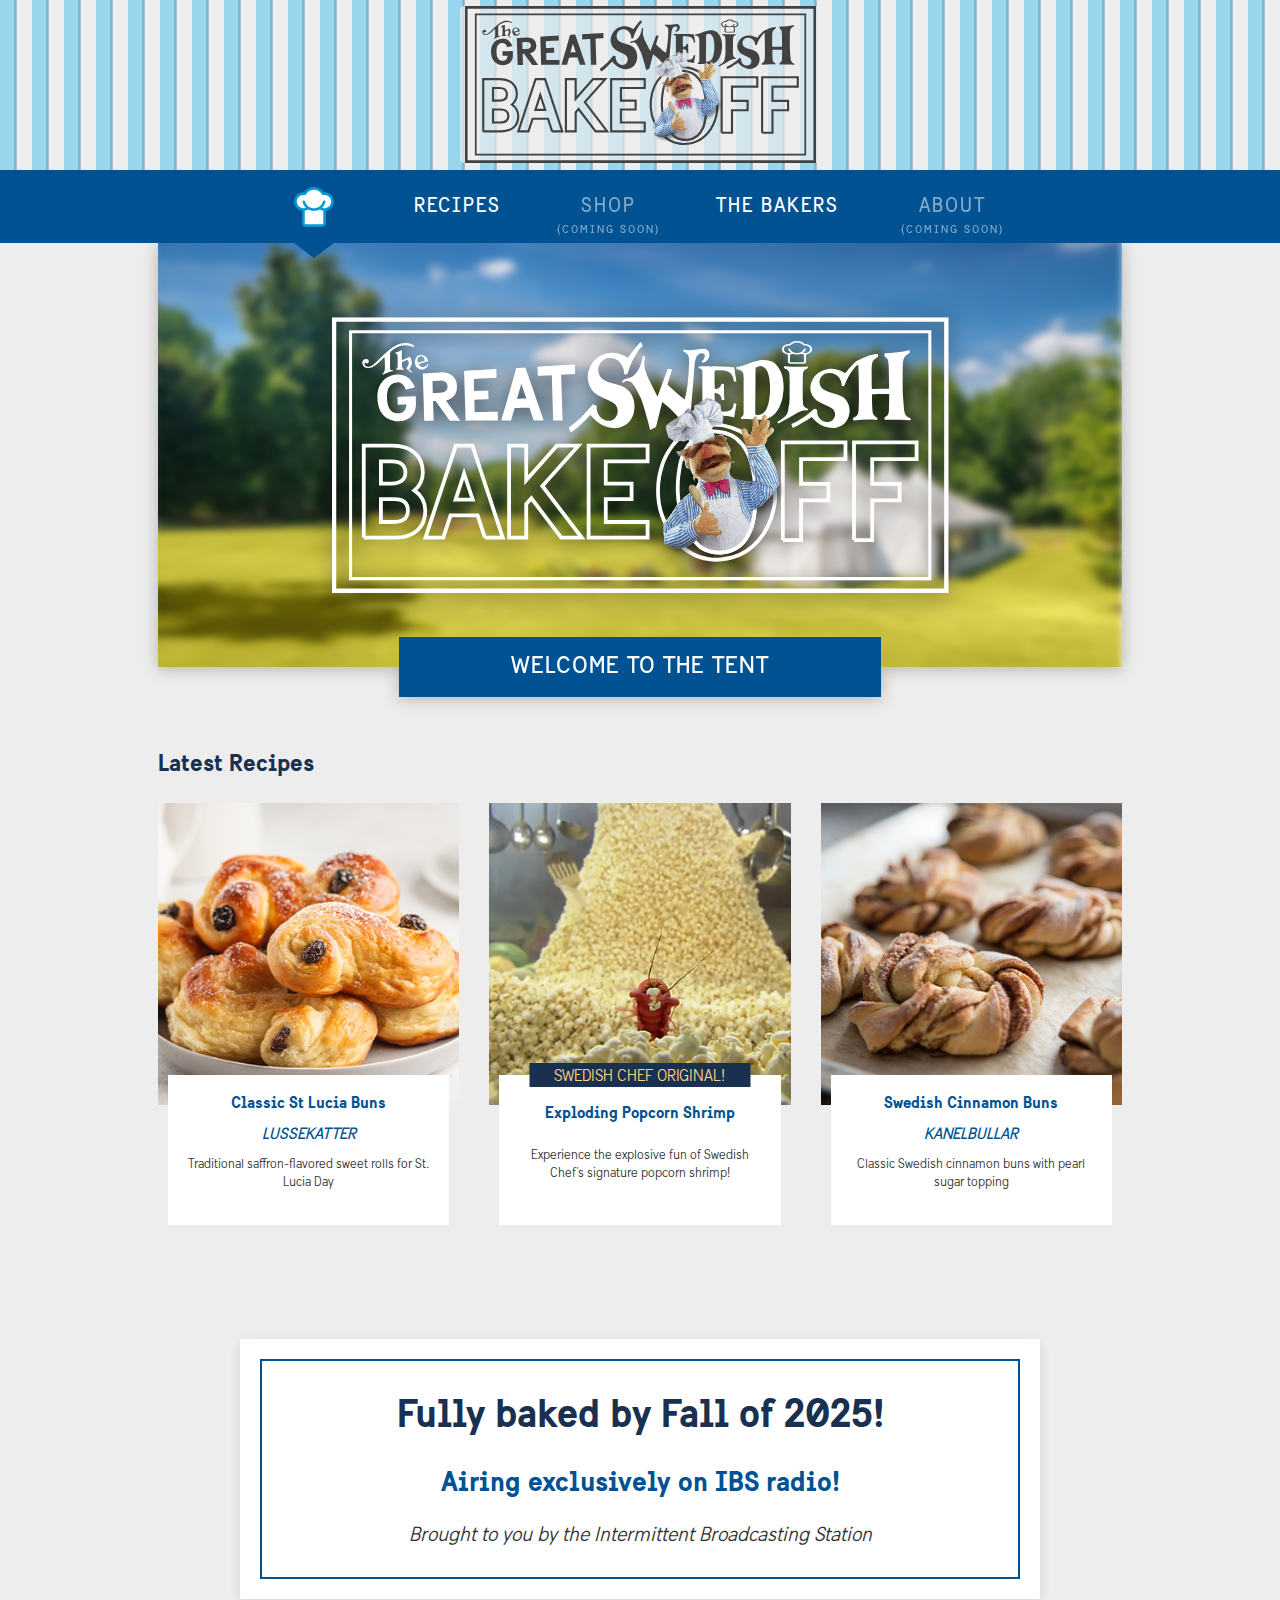
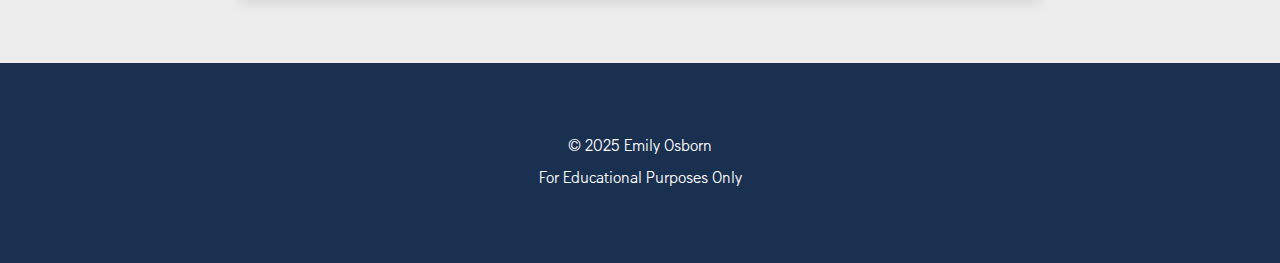
<file: index.html>
<!DOCTYPE html>
<html lang="en">
<head>
    <meta charset="UTF-8">
    <meta name="viewport" content="width=device-width, initial-scale=1.0">
    <meta name="author" content="Emily Osborn">
    <title>The Great Swedish Bake-Off</title>
    <link rel="apple-touch-icon" sizes="180x180" href="images/favicon_io/apple-touch-icon.png">
    <link rel="icon" type="image/png" sizes="32x32" href="images/favicon_io/favicon-32x32.png">
    <link rel="icon" type="image/png" sizes="16x16" href="images/favicon_io/favicon-16x16.png">
    <link rel="manifest" href="images/favicon_io/site.webmanifest">
    <link rel="stylesheet" href="styles.css">
    <link rel="stylesheet" href="https://cdnjs.cloudflare.com/ajax/libs/font-awesome/4.7.0/css/font-awesome.min.css">
</head>
<body>
<header>
    <div>
        <a href="index.html">The Great Swedish Bake-Off</a>
    </div>
    <nav aria-label="Main Navigation">
        <ul>
            <li>
                <a href="index.html" class="active">
                    <img src="images/chef-icon-white.svg" alt="Chef Icon" width="24" height="24">
                    <span class="sr-only">Home</span>
                </a>
            </li>
            <li><a href="recipes.html">Recipes</a></li>
            <li><a href="shop.html">Shop</a></li>
            <li><a href="bakers.html">The Bakers</a></li>
            <li><a href="about.html">About</a></li>
        </ul>
    </nav>
</header>
<main>
    <section aria-labelledby="welcome-heading">
        <div id="recipe-header">
            <div>
                <h1 class="sr-only">The Great Swedish Bake-Off</h1>
                <picture>
                    <source media="(max-width: 480px)" srcset="images/ext_tent_768x338.jpg">
                    <source media="(max-width: 768px)" srcset="images/ext_tent_1024x180.jpg">
                    <img src="images/ext_tent_1024x450.jpg" alt="Exterior of the Bake-Off tent with the logo superimposed on top" class="main-image">
                </picture>
                <img src="images/gsbo_logo_dkmode.svg" alt="The Great Swedish Bake-Off logo" class="overlay-image">
            </div>
            <h2 id="welcome-heading">Welcome to the Tent</h2>
        </div>
    </section>
    <section aria-labelledby="recipes-heading">
        <h2 id="recipes-heading">Latest Recipes</h2>
        <div id="recipes-grid">
            <!-- Recipe cards will be populated by JavaScript -->
        </div>
    </section>
    <div aria-labelledby="airing-soon">
        <h2 id="airing-soon">Fully baked by Fall of 2025!</h2>
        <h3>Airing exclusively on IBS radio!</h3>
        <p>Brought to you by the Intermittent Broadcasting Station</p>
    </div>
</main>
<footer>
    <p>&copy; 2025 Emily Osborn</p>
    <p>For Educational Purposes Only</p>
</footer>
<script src="script.js"></script>
</body>
</html>
</file>
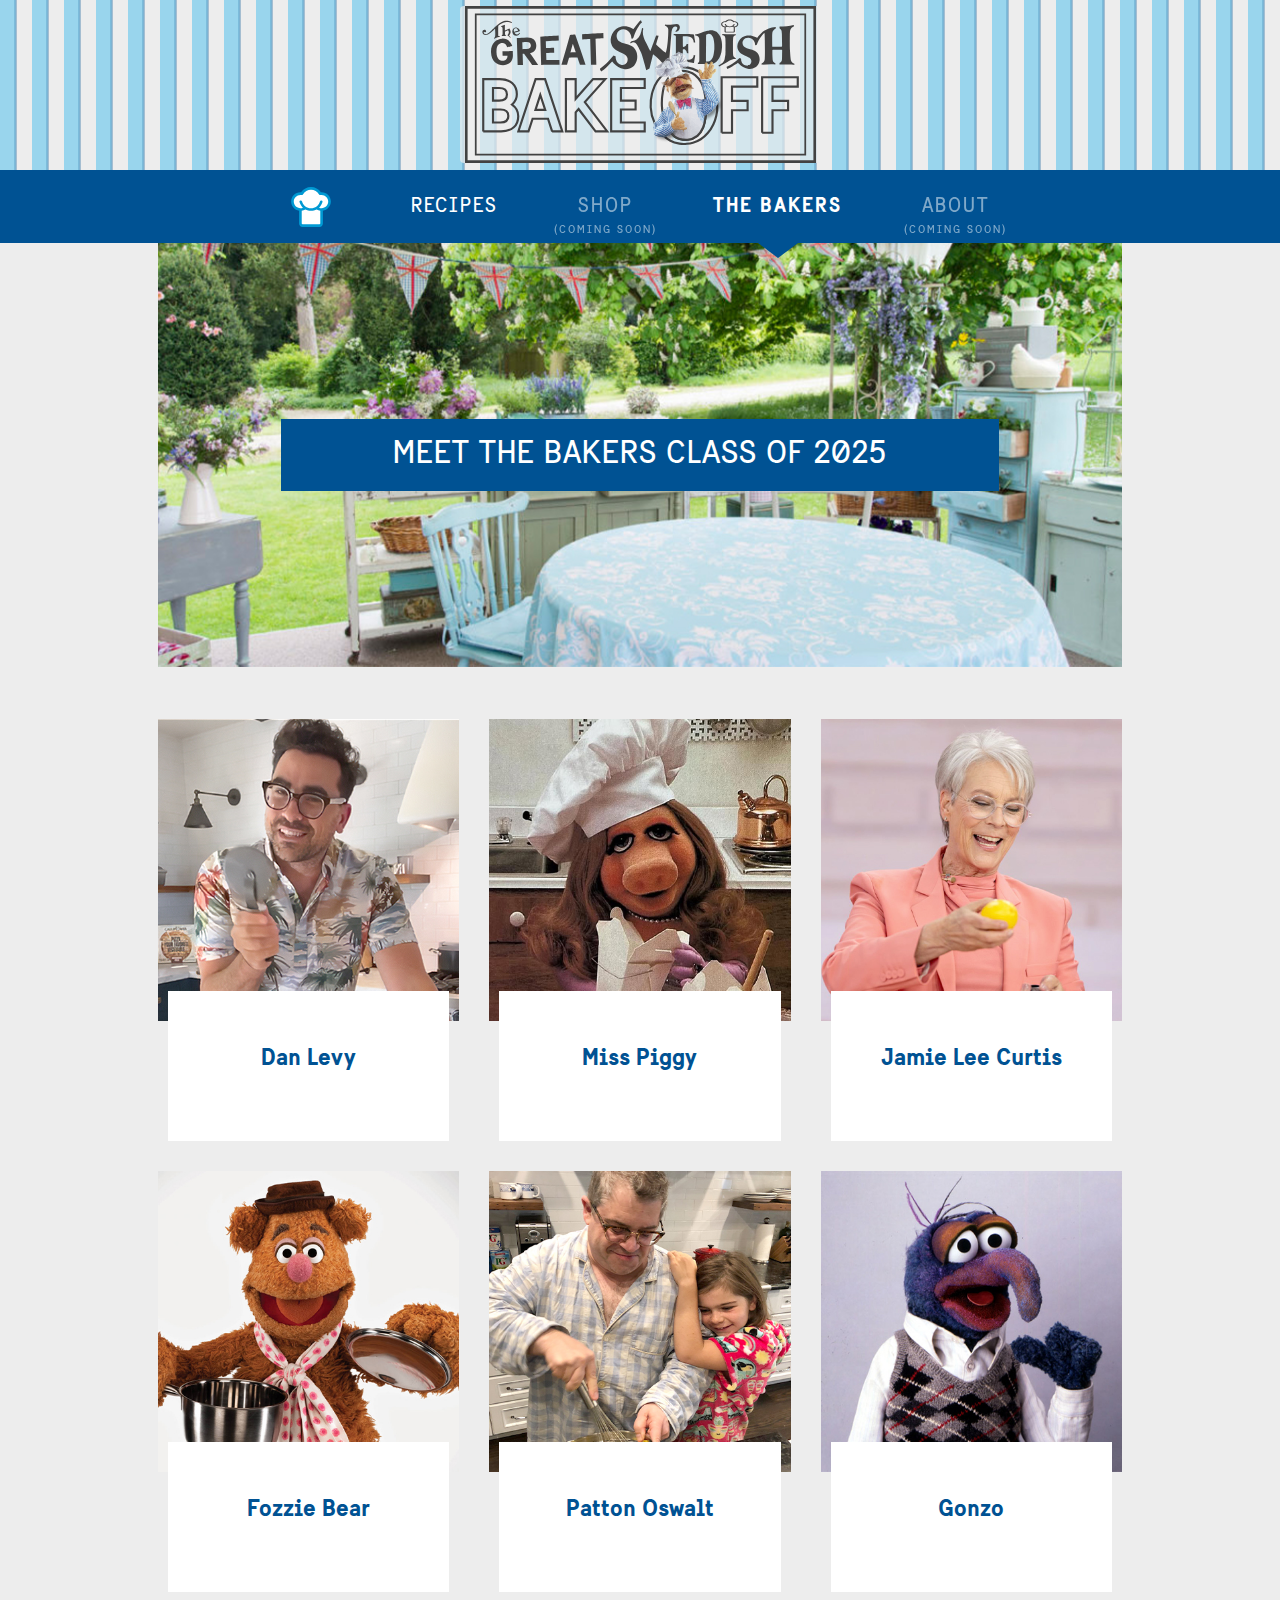
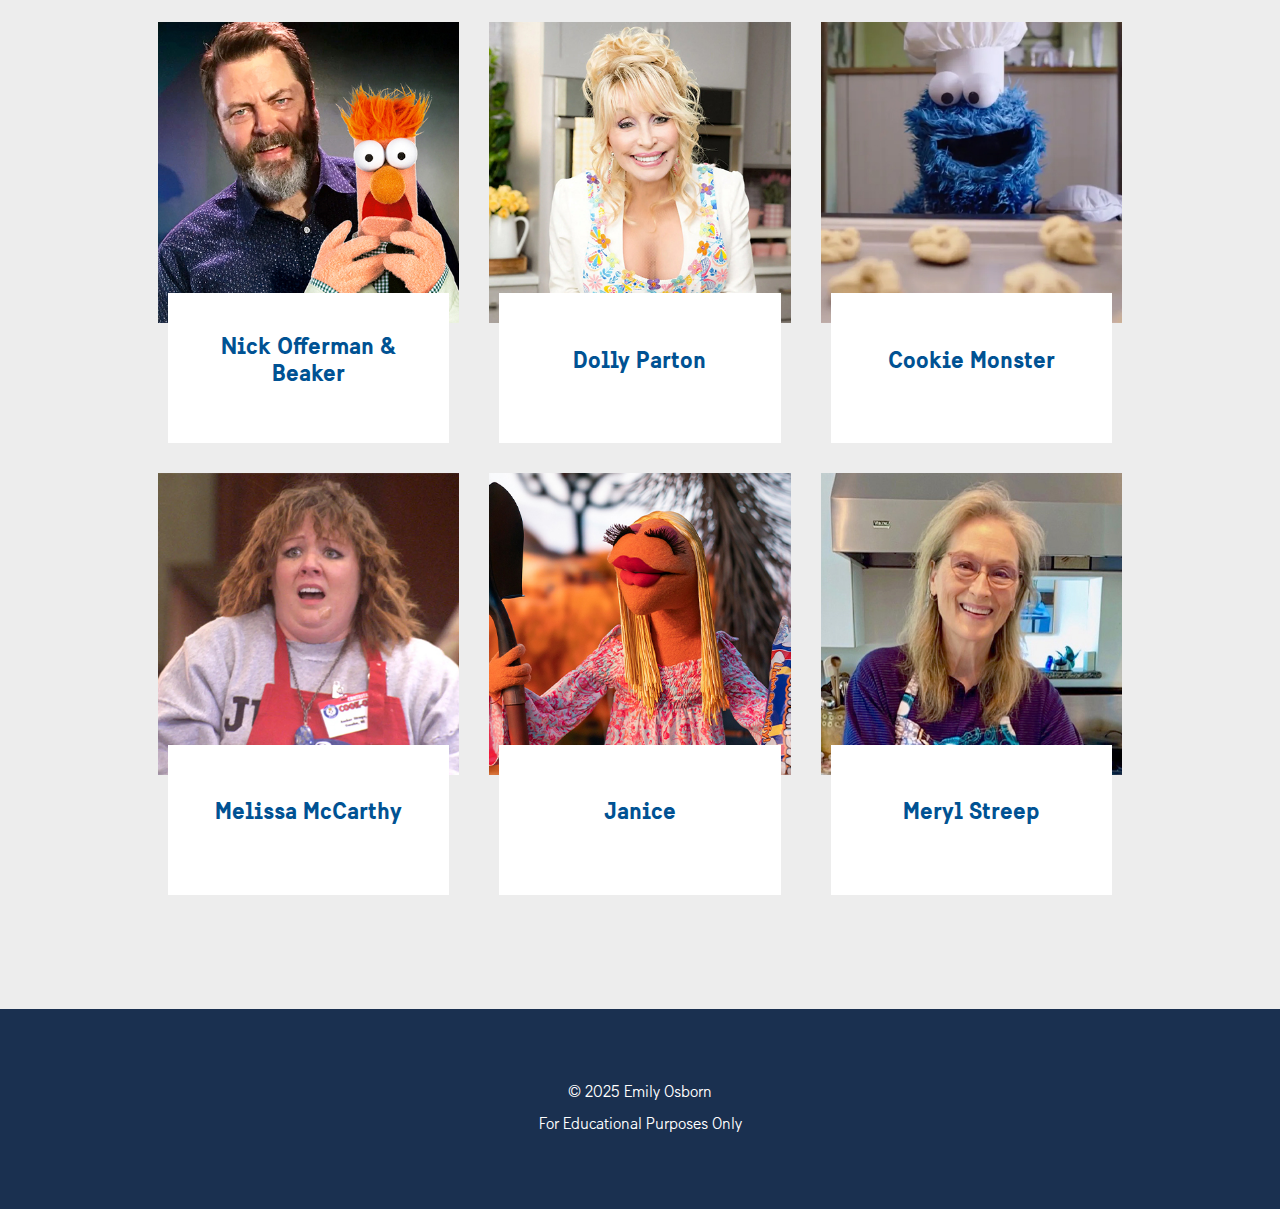
<file: bakers.html>
<!DOCTYPE html>
<html lang="en">
    <head>
        <meta charset="UTF-8">
        <meta name="viewport" content="width=device-width, initial-scale=1.0">
        <meta name="author" content="Emily Osborn">
        <title>The Great Swedish Bake-Off - The Bakers</title>
        <link rel="apple-touch-icon" sizes="180x180" href="images/favicon_io/apple-touch-icon.png">
        <link rel="icon" type="image/png" sizes="32x32" href="images/favicon_io/favicon-32x32.png">
        <link rel="icon" type="image/png" sizes="16x16" href="images/favicon_io/favicon-16x16.png">
        <link rel="manifest" href="images/favicon_io/site.webmanifest">
        <link rel="stylesheet" href="styles.css">
    </head>
    <body>
        <header>
            <div>
                <a href="index.html">The Great Swedish Bake-Off</a>
            </div>
            <nav aria-label="Main Navigation">
                <ul>
                    <li>
                        <a href="index.html">
                            <img src="images/chef-icon-white.svg" alt="Chef Icon" width="24" height="24">
                            <span class="sr-only">Home</span>
                        </a>
                    </li>
                    <li><a href="recipes.html">Recipes</a></li>
                    <li><a href="shop.html">Shop</a></li>
                    <li><a href="bakers.html" class="active">The Bakers</a></li>
                    <li><a href="about.html">About</a></li>
                </ul>
            </nav>
        </header>
        <main>
            <section aria-labelledby="bakers-heading">
                <div id="hero-header">
                    <figure>
                        <picture>
                            <source media="(max-width: 480px)" srcset="images/table_768x338.jpg">
                            <source media="(max-width: 768px)" srcset="images/table_1024x180.jpg">
                            <img src="images/table_1024x450.jpg" alt="A table set for a meal with a selection of baked goods">
                        </picture>
                    </figure>
                    <h2 id="bakers-heading">Meet the Bakers Class of 2025</h2>
                </div>
            </section>
            <div id="bakers-grid" role="list">
                <article aria-label="Baker profile: Dan Levy">
                    <figure>
                        <img src="images/bakers/Dan-450x450.jpg" alt="Photo of Dan Levy">
                    </figure>
                    <div>
                        <h3>Dan Levy</h3>
                    </div>
                    
                    <aside>
                        <div>
                            <h3>Dan Levy</h3>
                        </div>
                        <div>
                            <figure>
                                <img src="images/bakers/Dan-886x1280.jpg" alt="Dan Levy in the kitchen" loading="lazy">
                            </figure>
                            <div>
                                <p>Dan Levy, former host of the Great Canadian Baking Show, is not only a clever actor and writer but he learned, along with his sister, to cook at a young age. His rosewater scones take inspiration from the name of the Schitt's creek Motel.</p>
                            </div>
                        </div>
                    </aside>
                </article>

                <article aria-label="Baker profile: Miss Piggy">
                    <figure>
                        <img src="images/bakers/Piggy-450x450.jpg" alt="Photo of Miss Piggy">
                    </figure>
                    <div>
                        <h3>Miss Piggy</h3>
                    </div>
                    
                    <aside>
                        <div>
                            <h3>Miss Piggy</h3>
                        </div>
                        <div>
                            <figure>
                                <img src="images/bakers/Piggy-886x1280.jpg" alt="Miss Piggy in the kitchen" loading="lazy">
                            </figure>
                            <div>
                                <p>Miss Piggy bakes! In fact she taught Martha Stewart how to bake! She is especially know for "Bacon and maple donuts" and powderpuff pastries. She loves cooking Fly Chip tarts for her man -er frog - Kermie!</p>
                            </div>
                        </div>
                    </aside>
                </article>

                <article aria-label="Baker profile: Jamie Lee Curtis">
                    <figure>
                        <img src="images/bakers/Jamie-450x450.jpg" alt="Photo of Jamie Lee Curtis">
                    </figure>
                    <div>
                        <h3>Jamie Lee Curtis</h3>
                    </div>
                    
                    <aside>
                        <div>
                            <h3>Jamie Lee Curtis</h3>
                        </div>
                        <div>
                            <figure>
                                <img src="images/bakers/Jamie-886x1280.jpg" alt="Jamie Lee Curtis in the kitchen" loading="lazy">
                            </figure>
                            <div>
                                <p>Jamie Lee Curtis is a natural in the kitchen and had both her parents not pushed her to join the "family business" in the film industry she would have pursued culinary school. She is known for bringing healthy bakes to every set she is on!</p>
                            </div>
                        </div>
                    </aside>
                </article>

                <article aria-label="Baker profile: Fozzie Bear">
                    <figure>
                        <img src="images/bakers/Fozzie-450x450.jpg" alt="Photo of Fozzie Bear">
                    </figure>
                    <div>
                        <h3>Fozzie Bear</h3>
                    </div>
                    
                    <aside>
                        <div>
                            <h3>Fozzie Bear</h3>
                        </div>
                        <div>
                            <figure>
                                <img src="images/bakers/Fozzie-886x1280.jpg" alt="Fozzie Bear in the kitchen" loading="lazy">
                            </figure>
                            <div>
                                <p>Fozzie Bear is a stand up comedian and a stand out in the kitchen. He has set a personal record for the most puns and sweet buns in an hour, Let see if he can break his own record this season or just smash it!</p>
                            </div>
                        </div>
                    </aside>
                </article>

                <article aria-label="Baker profile: Patton Oswalt">
                    <figure>
                        <img src="images/bakers/Patton-450x450.jpg" alt="Photo of Patton Oswalt">
                    </figure>
                    <div>
                        <h3>Patton Oswalt</h3>
                    </div>
                    
                    <aside>
                        <div>
                            <h3>Patton Oswalt</h3>
                        </div>
                        <div>
                            <figure>
                                <img src="images/bakers/Patton-886x1280.jpg" alt="Patton Oswalt in the kitchen" loading="lazy">
                            </figure>
                            <div>
                                <p>Patton Oswalt not only voiced the character of Remy in <cite>Ratatouille</cite>, he came up with some of the French pastries that were animated for the film.</p>
                            </div>
                        </div>
                    </aside>
                </article>

                <article aria-label="Baker profile: Gonzo">
                    <figure>
                        <img src="images/bakers/Gonzo-450x450.jpg" alt="Photo of Gonzo">
                    </figure>
                    <div>
                        <h3>Gonzo</h3>
                    </div>
                    
                    <aside>
                        <div>
                            <h3>Gonzo</h3>
                        </div>
                        <div>
                            <figure>
                                <img src="images/bakers/Gonzo-886x1280.jpg" alt="Gonzo in the kitchen" loading="lazy">
                            </figure>
                            <div>
                                <p>Gonzo is a great performance artist who has created unique bakes in the kitchen using unexpected ingredients and recipe free creations.</p>
                            </div>
                        </div>
                    </aside>
                </article>

                <article aria-label="Baker profile: Nick Offerman and Beaker">
                    <figure>
                        <img src="images/bakers/Nick-450x450.jpg" alt="Photo of Nick Offerman and Beaker">
                    </figure>
                    <div>
                        <h3>Nick Offerman & Beaker</h3>
                    </div>
                    
                    <aside>
                        <div>
                            <h3>Nick Offerman and Beaker</h3>
                        </div>
                        <div>
                            <figure>
                                <img src="images/bakers/Nick-886x1280.jpg" alt="Nick Offerman and Beaker in the kitchen" loading="lazy">
                            </figure>
                            <div>
                                <p>Nick Offerman loves to bake for his wife Megan Mullaly. Most of his creations are made of wood rather than baked goods, so we thought he could use a little help in the kitchen from Muppet Labs own Beaker!</p>
                            </div>
                            <div>
                                <figure>
                                    <img src="images/bakers/Beaker-886x1280.jpg" alt="Beaker in the kitchen" loading="lazy">
                                </figure>
                                <div>
                                    <p>Beaker is more than just a lab assistant. He actually has the recipe for fun that makes even Bunson Honeydew proud.</p>
                                </div>
                            </div>
                        </div>
                    </aside>
                </article>

                <article aria-label="Baker profile: Dolly Parton">
                    <figure>
                        <img src="images/bakers/Dolly-450x450.jpg" alt="Photo of Dolly Parton">
                    </figure>
                    <div>
                        <h3>Dolly Parton</h3>
                    </div>
                    
                    <aside>
                        <div>
                            <h3>Dolly Parton</h3>
                        </div>
                        <div>
                            <figure>
                                <img src="images/bakers/Dolly-886x1280.jpg" alt="Dolly Parton in the kitchen">
                            </figure>
                            <div>
                                <p>Dolly Parton sings, acts and cooks down home southern cooking! Have you tried any of her cake mixes?! If you have then you know she is a force to be reckoned with as she bakes her way to the hearts of all her friends, family and fans!</p>
                            </div>
                        </div>
                    </aside>
                </article>

                <article aria-label="Baker profile: Cookie Monster">
                    <figure>
                        <img src="images/bakers/CookieM-450x450.jpg" alt="Photo of Cookie Monster">
                    </figure>
                    <div>
                        <h3>Cookie Monster</h3>
                    </div>
                    
                    <aside>
                        <div>
                            <h3>Cookie Monster</h3>
                        </div>
                        <div>
                            <figure>
                                <img src="images/bakers/CookieM-886x1280.jpg" alt="Cookie Monster in the kitchen" loading="lazy">
                            </figure>
                            <div>
                                <p>Cookie Monster's cookies are so delicious that they are often eaten before he can even eat any himself. As a result he has learned to bake with speed and often uses a pseudonym.</p>
                            </div>
                        </div>
                    </aside>
                </article>

                <article aria-label="Baker profile: Melissa McCarthy">
                    <figure>
                        <img src="images/bakers/Melissa-450x450.jpg" alt="Photo of Melissa McCarthy">
                    </figure>
                    <div>
                        <h3>Melissa McCarthy</h3>
                    </div>
                    
                    <aside>
                        <div>
                            <h3>Melissa McCarthy</h3>
                        </div>
                        <div>
                            <figure>
                                <img src="images/bakers/Melissa-886x1280.jpg" alt="Melissa McCarthy in the kitchen" loading="lazy">
                            </figure>
                            <div>
                                <p>Melissa McCarthy is talented and funny, but did you know that she also bakes? The cakes used on the <cite>Gilmore Girls</cite> were actually her own creations! She is a stand up comedian and confectionary genius!</p>
                            </div>
                        </div>
                    </aside>
                </article>

                <article aria-label="Baker profile: Janice">
                    <figure>
                        <img src="images/bakers/Janice-450x450.jpg" alt="Photo of Janice">
                    </figure>
                    <div>
                        <h3>Janice</h3>
                    </div>
                    
                    <aside>
                        <div>
                            <h3>Janice</h3>
                        </div>
                        <div>
                            <figure>
                                <img src="images/bakers/Janice-886x1280.jpg" alt="Janice in the kitchen" loading="lazy">
                            </figure>
                            <div>
                                <p>Janice is not only the best guitarist in the Electric Mayhem but she also has an affinity for baking, especially during the holidays. She often bakes with Cookie Monster so it will be interesting to see them compete against each other this season!</p>
                            </div>
                        </div>
                    </aside>
                </article>
                
                <article aria-label="Baker profile: Meryl Streep">
                    <figure>
                        <img src="images/bakers/Meryl-450x450.jpg" alt="Photo of Meryl Streep">
                    </figure>
                    <div>
                        <h3>Meryl Streep</h3>
                    </div>
                    
                    <aside>
                        <div>
                            <h3>Meryl Streep</h3>
                        </div>
                        <div>
                            <figure>
                                <img src="images/bakers/Meryl-886x1280.jpg" alt="Meryl Streep in the kitchen" loading="lazy">
                            </figure>
                            <div>
                                <p>Meryl Streep may be considered one of the greatest actresses of our time. She is also one of the greatest home chefs. Did you know that all the work done on <cite>Julie Julia</cite> was filmed without any stunt doubles in the kitchen?! Watch as she gives an Oscar worthy performance in the bake off tent!</p>
                            </div>
                        </div>
                    </aside>
                </article>
                
            </div>
        </main>
        <footer>
            <p>&copy; 2025 Emily Osborn</p>
            <p>For Educational Purposes Only</p>
        </footer>
        <script src="script.js"></script>
    </body>
</html>
</file>
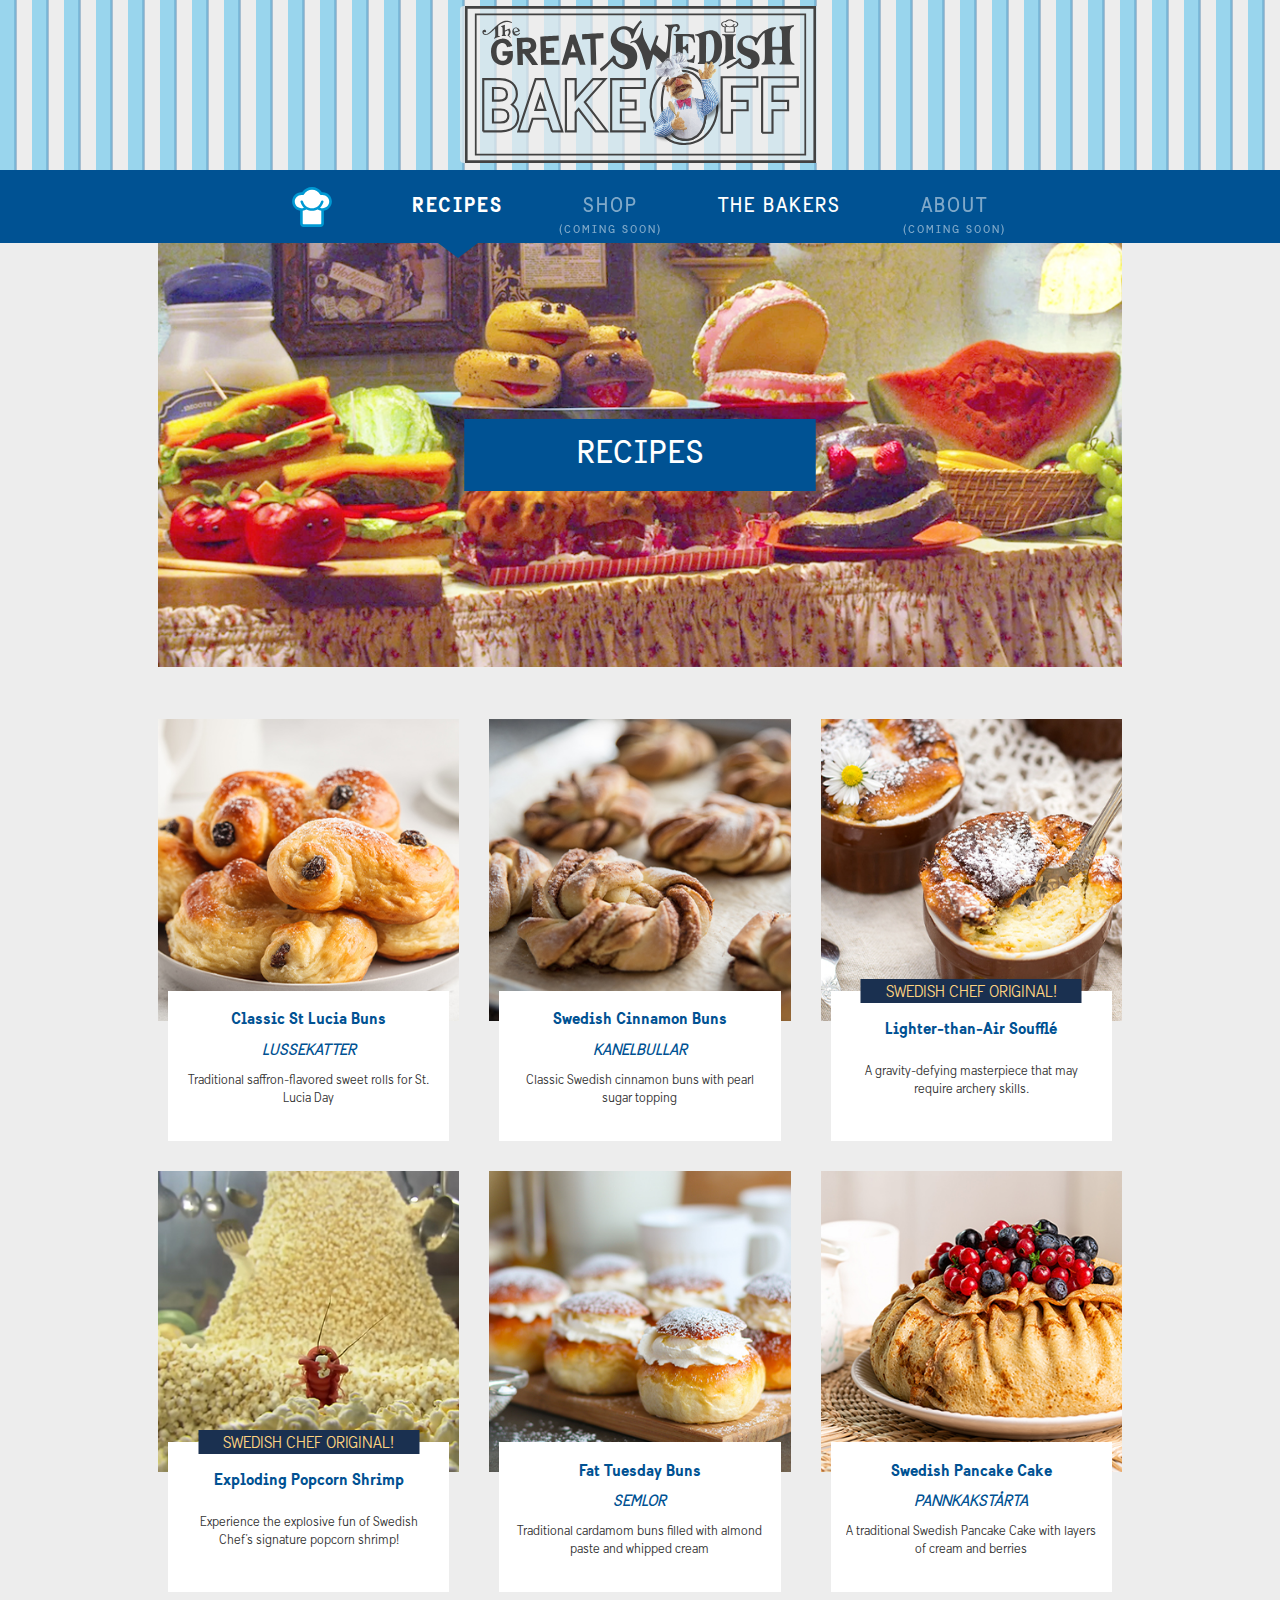
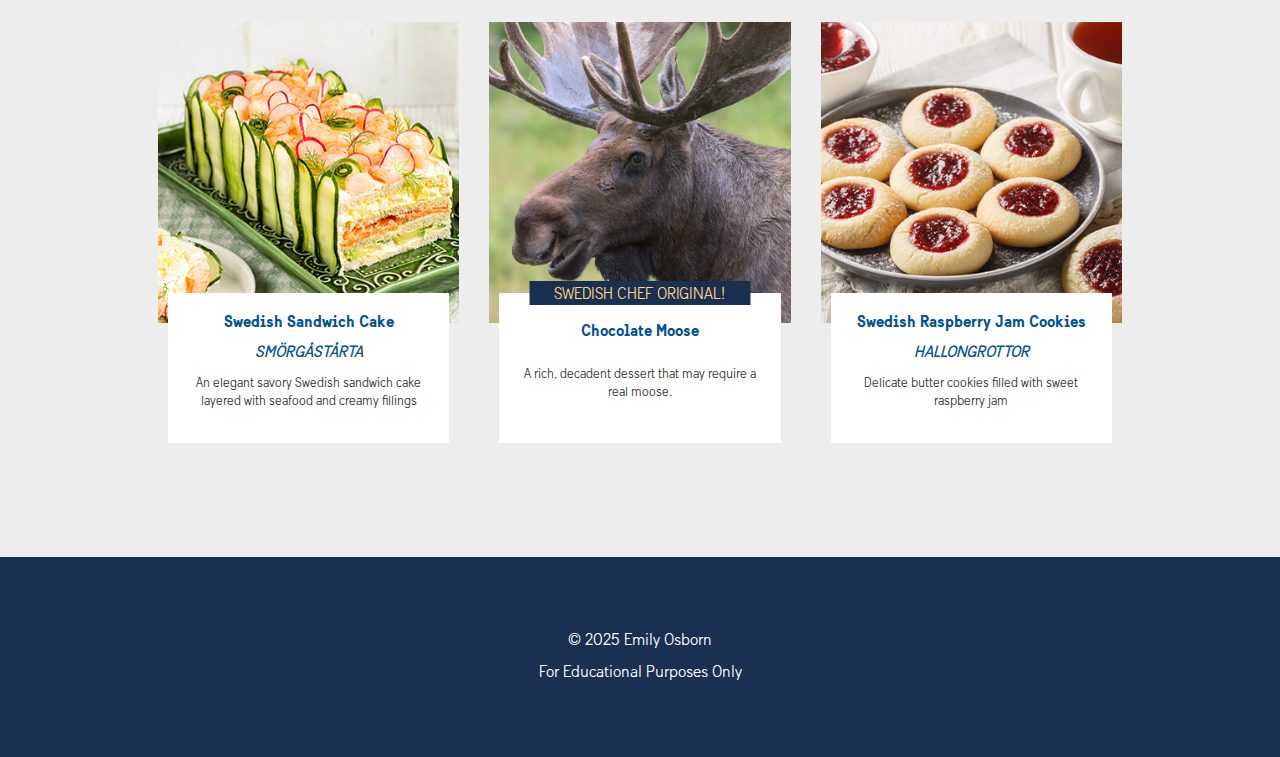
<file: recipes.html>
<!DOCTYPE html>
<html lang="en">
<head>
    <meta charset="UTF-8">
    <meta name="viewport" content="width=device-width, initial-scale=1.0">
    <meta name="author" content="Emily Osborn">
    <title>The Great Swedish Bake-Off</title>
    <link rel="apple-touch-icon" sizes="180x180" href="images/favicon_io/apple-touch-icon.png">
    <link rel="icon" type="image/png" sizes="32x32" href="images/favicon_io/favicon-32x32.png">
    <link rel="icon" type="image/png" sizes="16x16" href="images/favicon_io/favicon-16x16.png">
    <link rel="manifest" href="images/favicon_io/site.webmanifest">
    <link rel="stylesheet" href="styles.css">
</head>
<body>
<header>
    <div>
        <a href="index.html">The Great Swedish Bake-Off</a>
    </div>
    <nav aria-label="Main Navigation">
        <ul>
            <li>
                <a href="index.html">
                    <img src="images/chef-icon-white.svg" alt="Chef Icon" width="24" height="24">
                    <span class="sr-only">Home</span>
                </a>
            </li>
            <li><a href="recipes.html" class="active">Recipes</a></li>
            <li><a href="shop.html">Shop</a></li>
            <li><a href="bakers.html">The Bakers</a></li>
            <li><a href="about.html">About</a></li>
        </ul>
    </nav>
</header>
<main>
    <div id="hero-header">
        <figure>
            <picture>
                <source media="(max-width: 480px)" srcset="images/food_768x338.jpg">
                <source media="(max-width: 768px)" srcset="images/food_1024x180.jpg">
                <img src="images/food_1024x450.jpg" alt="A selection of singing foods">
            </picture>
        </figure>
        <h2>Recipes</h2>
    </div>

    <section id="recipes-grid">
        <!-- Recipe Card 1 -->
        <a href="recipes/lussekatter.html" aria-label="View full recipe for Classic St Lucia Buns">
            <figure>
                <img src="images/food/lussekatter_380x360.jpg" alt="Classic St Lucia Buns">
            </figure>
            <div>
                <h2>Classic St Lucia Buns</h2>
                <h4>Lussekatter</h4>
                <p>Traditional saffron-flavored sweet rolls for St. Lucia Day</p>
            </div>
        </a>

        <!-- Recipe Card 2 -->
        <a href="recipes/kanelbullar.html" aria-label="View full recipe for Kanelbullar">
            <figure>
                <img src="images/food/kanelbullar_380x360.jpg" alt="Swedish Cinnamon Buns">
            </figure>
            <div>
                <h2>Swedish Cinnamon Buns</h2>
                <h4>Kanelbullar</h4>
                <p>Classic Swedish cinnamon buns with pearl sugar topping</p>
            </div>
        </a>

        <!-- Recipe Card 3 -->
        <a href="recipes/souffle.html" aria-label="View full recipe for Swedish Chef's Lighter-than-Air Souffl&eacute;">
            <figure>
                <img src="images/food/souffle_380x360.jpg" alt="Swedish Chef's Lighter-than-Air Souffl&eacute;">
            </figure>
            <div>
                <span>Swedish Chef Original!</span>
                <h2>Lighter-than-Air Souffl&eacute;</h2>
                <p>A gravity-defying masterpiece that may require archery skills.</p>
            </div>
        </a>
        

        <!-- Recipe Card 4 -->
        <a href="recipes/exploding-shrimp.html" aria-label="View full recipe for Swedish Chef's Exploding Popcorn Shrimp">
            <figure>
                <img src="images/food/popcorn_shrimp_380x360.jpg" alt="Swedish Chef's Exploding Popcorn Shrimp">
            </figure>
            <div>
                <span>Swedish Chef Original!</span>
                <h2>Exploding Popcorn Shrimp</h2>
                <p>Experience the explosive fun of Swedish Chef's signature popcorn shrimp!</p>
            </div>
        </a>

        <!-- Recipe Card 5 -->
        <a href="recipes/semlor.html" aria-label="View full recipe for Swedish Semlor">
            <figure>
                <img src="images/food/semlor_380x360.jpg" alt="Swedish Fat Tuesday Buns">
            </figure>
            <div>
                <h2>Fat Tuesday Buns</h2>
                <h4>Semlor</h4>
                <p>Traditional cardamom buns filled with almond paste and whipped cream</p>
            </div>
        </a>


        <!-- Recipe Card 6 -->
        <a href="recipes/pannkakstarta.html" aria-label="View full recipe for Pannkakst&aring;rta">
            <figure>
                <img src="images/food/pannkakstarta_380x360.jpg" alt="Swedish Pancake Cake">
            </figure>
            <div>
                <h2>Swedish Pancake Cake</h2>
                <h4>Pannkakst&aring;rta</h4>
                <p>A traditional Swedish Pancake Cake with layers of cream and berries</p>
            </div>
        </a>

        <!-- Recipe Card 7 -->
        <a href="recipes/smorgastarta.html" aria-label="View full recipe for Sm&ouml;rg&aring;st&aring;rta">
            <figure>
                <img src="images/food/smorgastarta_380x360.jpg" alt="Swedish Sandwich Cake">
            </figure>
            <div>
                <h2>Swedish Sandwich Cake</h2>
                <h4>Sm&ouml;rg&aring;st&aring;rta</h4>
                <p>An elegant savory Swedish sandwich cake layered with seafood and creamy fillings</p>
            </div>
        </a>

        <!-- Recipe Card 8 -->
        <a href="recipes/moose.html" aria-label="View full recipe for Swedish Chef's Chocolate Moose">
            <figure>
                <img src="images/food/moose_380x360.jpg" alt="Swedish Chef's Chocolate Moose">
            </figure>
            <div>
                <span>Swedish Chef Original!</span>
                <h2>Chocolate Moose</h2>
                <p>A rich, decadent dessert that may require a real moose.</p>
            </div>
        </a>

        <!-- Recipe Card 9 -->
        <a href="recipes/hallongrottor.html" aria-label="View full recipe for Hallongrottor">
            <figure>
                <img src="images/food/hallongrottor_380x360.jpg" alt="Swedish Raspberry Jam Cookies">
            </figure>
            <div>
                <h2>Swedish Raspberry Jam Cookies</h2>
                <h4>Hallongrottor</h4>
                <p>Delicate butter cookies filled with sweet raspberry jam</p>
            </div>
        </a>


    </section>
</main>
<footer>
    <p>&copy; 2025 Emily Osborn</p>
    <p>For Educational Purposes Only</p>
</footer>
<script src="script.js"></script>
</body>
</html>
</file>
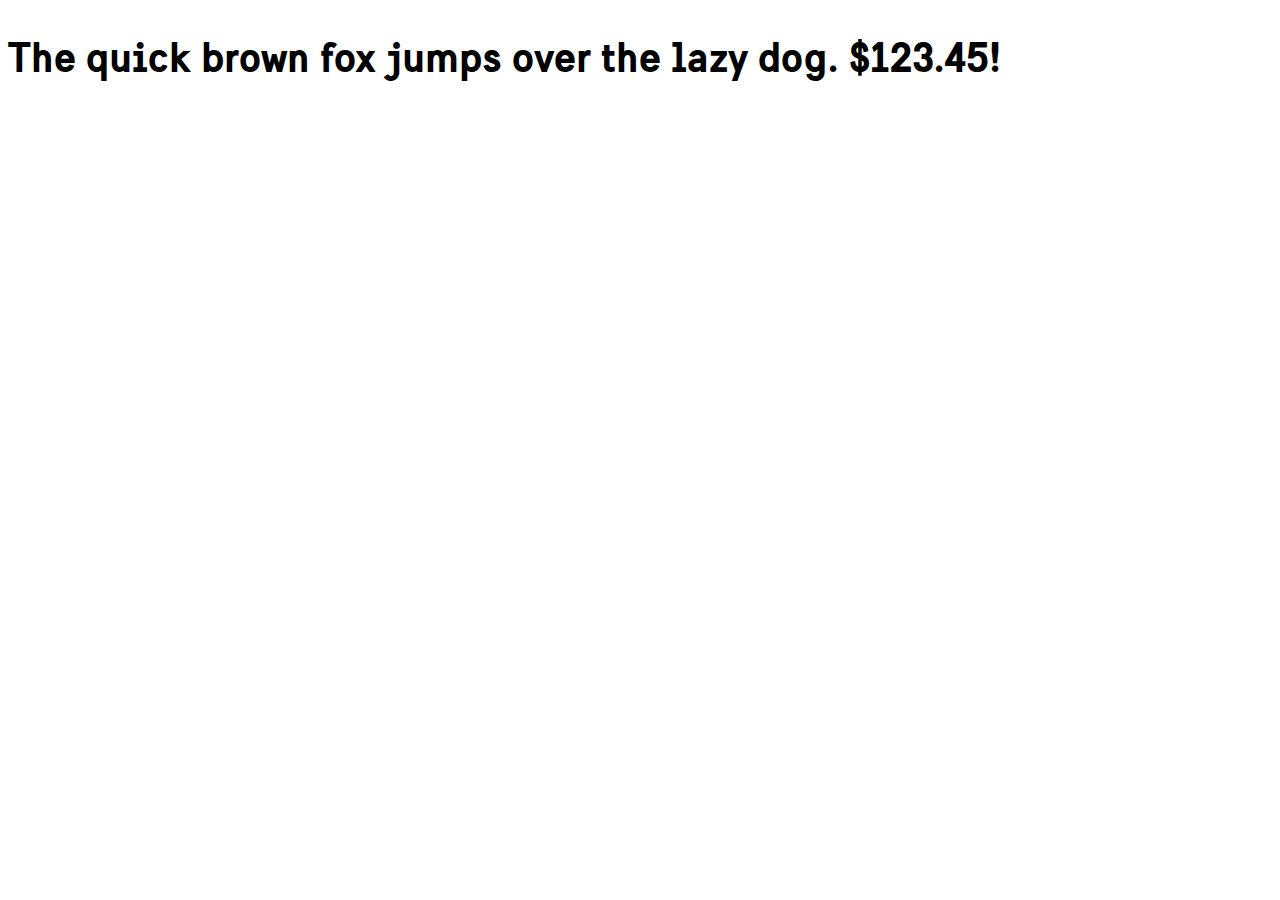
<file: fonts/SwedenSansBold.html>
<!DOCTYPE html PUBLIC "-//W3C//DTD XHTML 1.0 Strict//EN" "http://www.w3.org/TR/xhtml1/DTD/xhtml1-strict.dtd">
<html lang="en" xml:lang="en" xmlns="http://www.w3.org/1999/xhtml">
<head>
<meta content="text/html; charset=utf-8" http-equiv="content-type"/>
<meta content="en-us" http-equiv="Content-Language"/>
<title>Sweden Sans Bold - Web Font Specimen</title>
<link rel="stylesheet" type="text/css" media="screen" href="SwedenSansBold.css" />
<style type="text/css" media="screen">
body { font-size: 42px; font-family: "SwedenSans", Georgia; }
</style>
</head>
<body>
<p contenteditable="true">The quick brown fox jumps over the lazy dog. $123.45!</p>
</body>
</html>
</file>
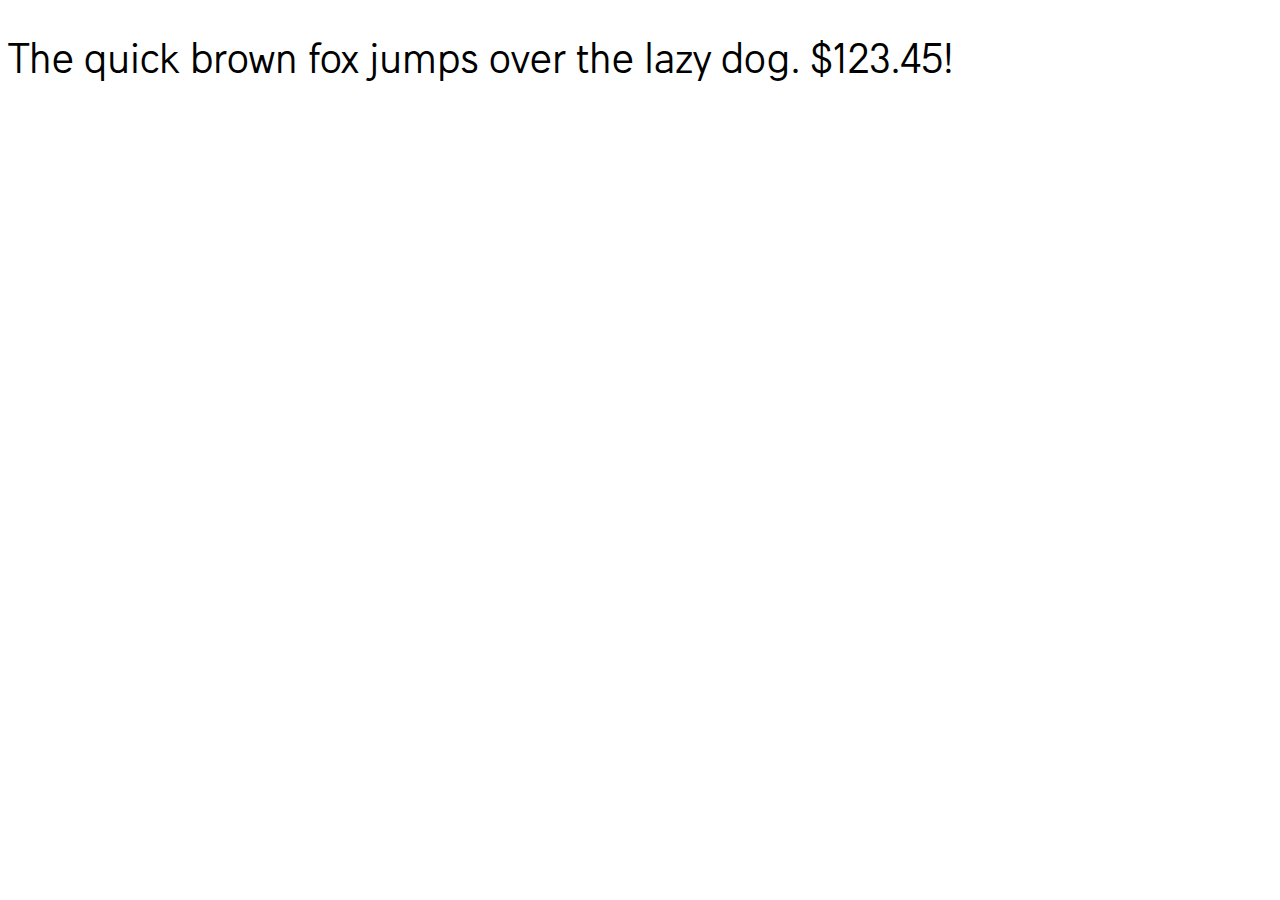
<file: fonts/SwedenSansBook.html>
<!DOCTYPE html PUBLIC "-//W3C//DTD XHTML 1.0 Strict//EN" "http://www.w3.org/TR/xhtml1/DTD/xhtml1-strict.dtd">
<html lang="en" xml:lang="en" xmlns="http://www.w3.org/1999/xhtml">
<head>
<meta content="text/html; charset=utf-8" http-equiv="content-type"/>
<meta content="en-us" http-equiv="Content-Language"/>
<title>Sweden Sans Book - Web Font Specimen</title>
<link rel="stylesheet" type="text/css" media="screen" href="SwedenSansBook.css" />
<style type="text/css" media="screen">
body { font-size: 42px; font-family: "SwedenSans", Georgia; }
</style>
</head>
<body>
<p contenteditable="true">The quick brown fox jumps over the lazy dog. $123.45!</p>
</body>
</html>
</file>
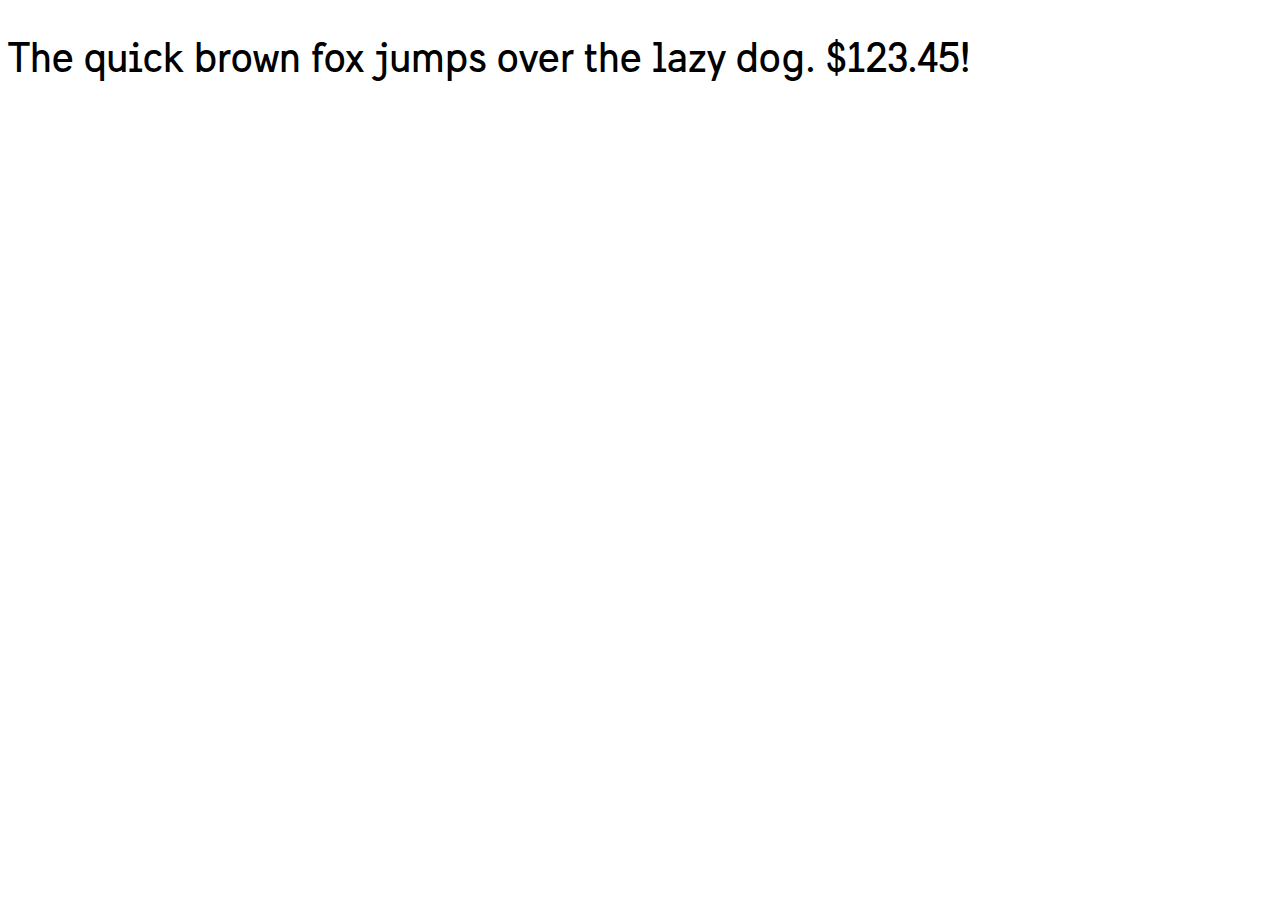
<file: fonts/SwedenSansRegular.html>
<!DOCTYPE html PUBLIC "-//W3C//DTD XHTML 1.0 Strict//EN" "http://www.w3.org/TR/xhtml1/DTD/xhtml1-strict.dtd">
<html lang="en" xml:lang="en" xmlns="http://www.w3.org/1999/xhtml">
<head>
<meta content="text/html; charset=utf-8" http-equiv="content-type"/>
<meta content="en-us" http-equiv="Content-Language"/>
<title>Sweden Sans Regular - Web Font Specimen</title>
<link rel="stylesheet" type="text/css" media="screen" href="SwedenSansRegular.css" />
<style type="text/css" media="screen">
body { font-size: 42px; font-family: "SwedenSansRegular", Georgia; }
</style>
</head>
<body>
<p contenteditable="true">The quick brown fox jumps over the lazy dog. $123.45!</p>
</body>
</html>
</file>
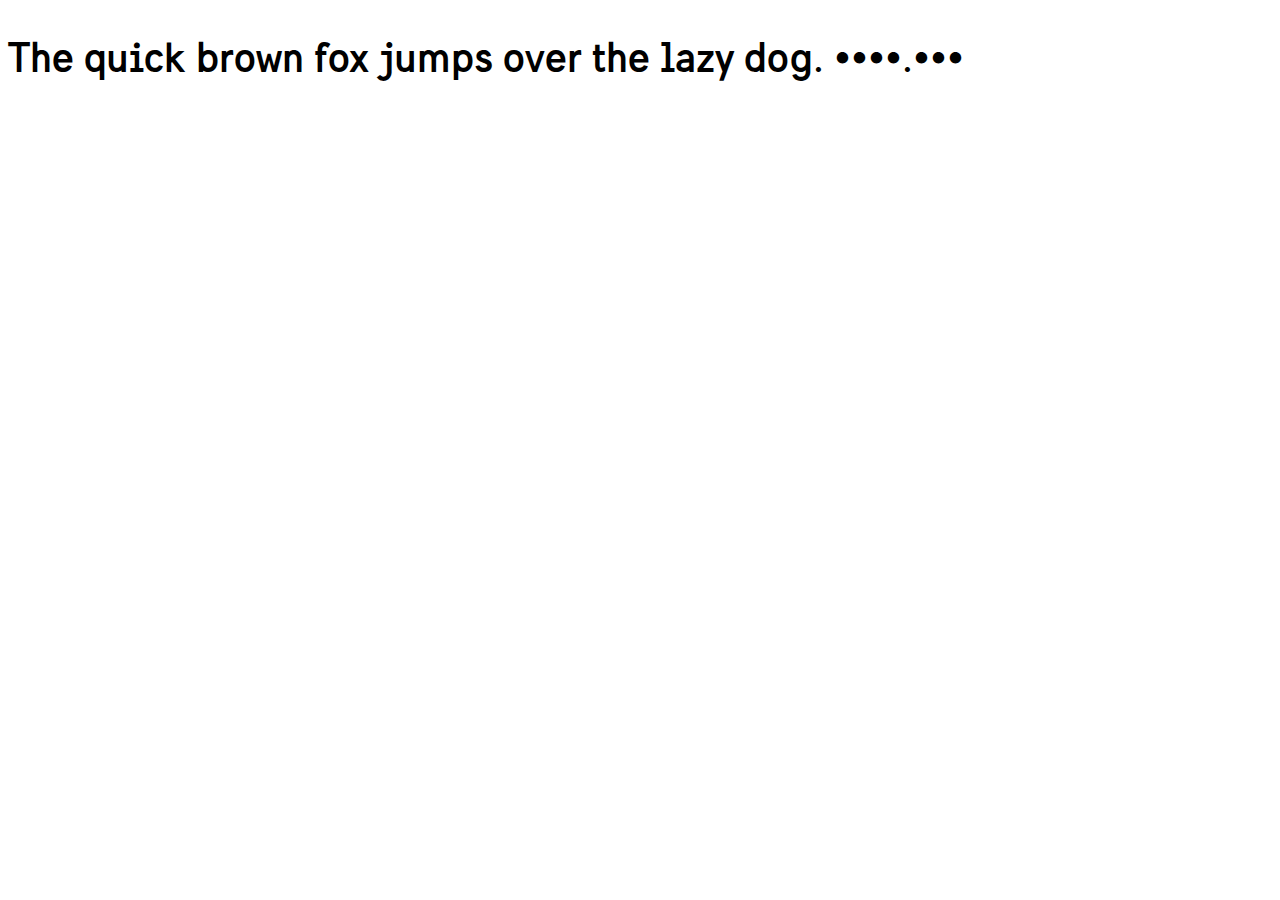
<file: fonts/SwedenSansSemiBold.html>
<!DOCTYPE html PUBLIC "-//W3C//DTD XHTML 1.0 Strict//EN" "http://www.w3.org/TR/xhtml1/DTD/xhtml1-strict.dtd">
<html lang="en" xml:lang="en" xmlns="http://www.w3.org/1999/xhtml">
<head>
<meta content="text/html; charset=utf-8" http-equiv="content-type"/>
<meta content="en-us" http-equiv="Content-Language"/>
<title>Sweden Sans Semibold - Web Font Specimen</title>
<link rel="stylesheet" type="text/css" media="screen" href="SwedenSansSemiBold.css" />
<style type="text/css" media="screen">
body { font-size: 42px; font-family: "SwedenSans", Georgia; }
</style>
</head>
<body>
<p contenteditable="true">The quick brown fox jumps over the lazy dog. $123.45!</p>
</body>
</html>
</file>
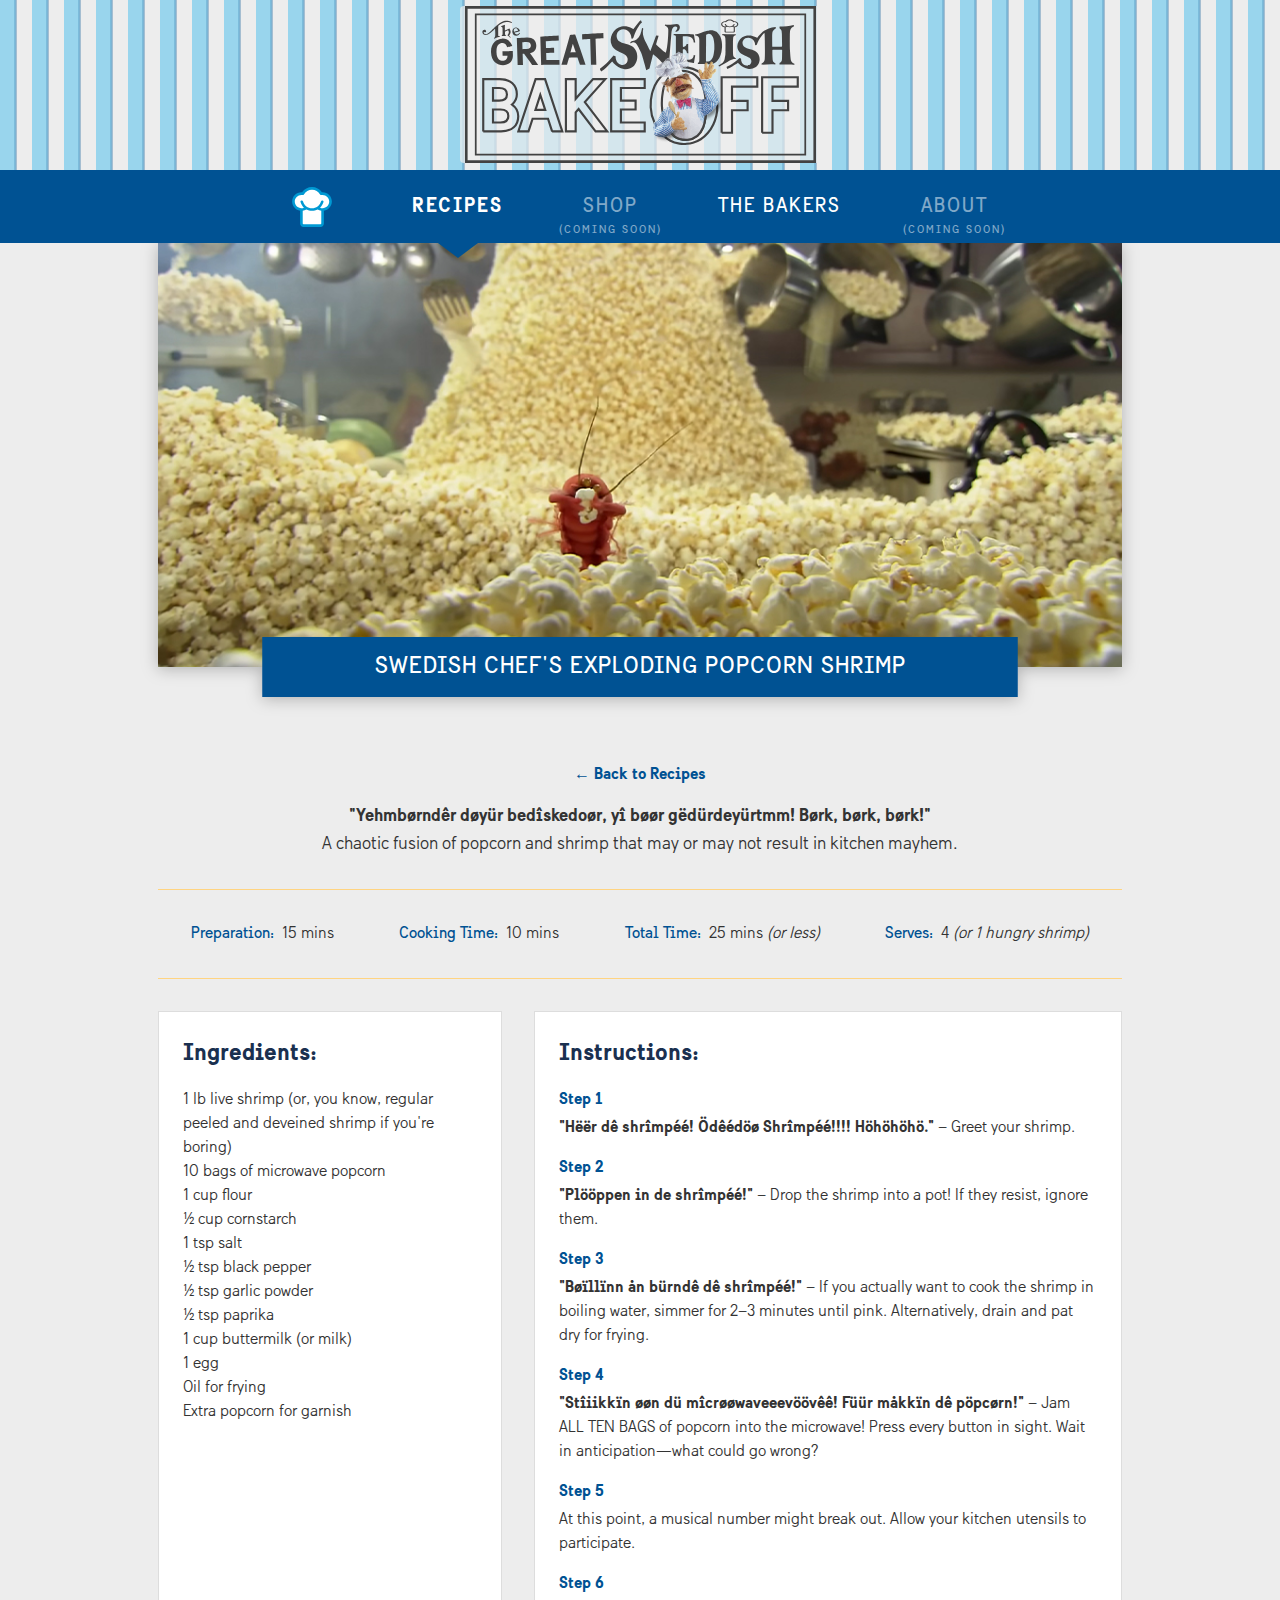
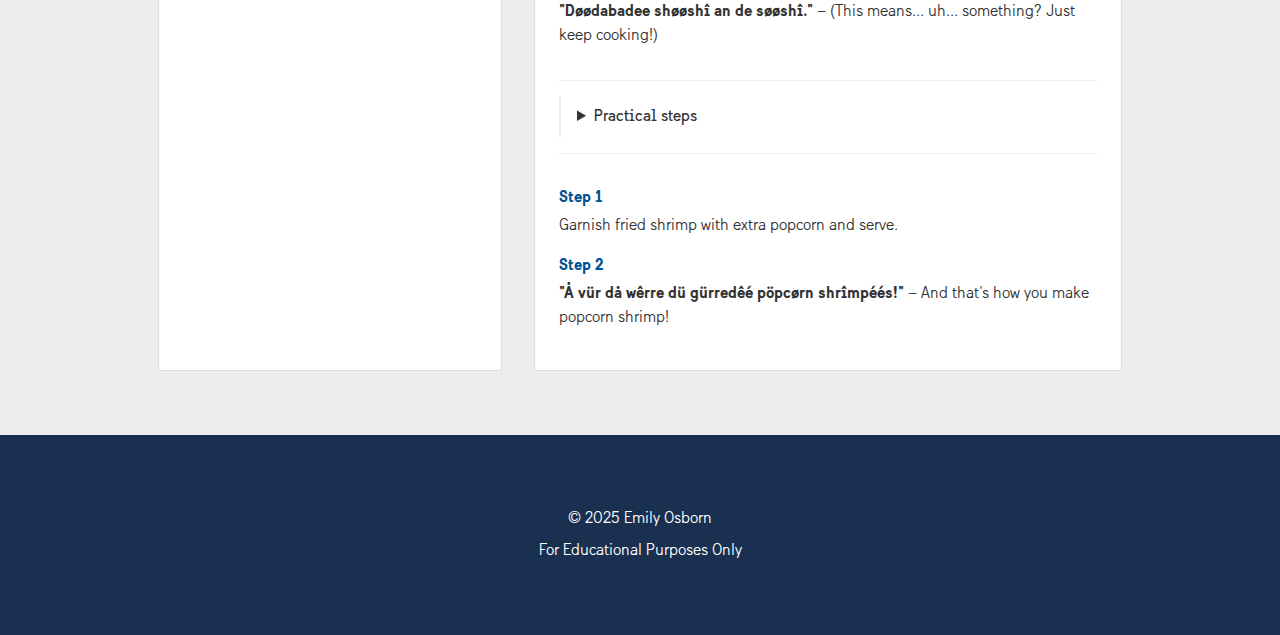
<file: recipes/exploding-shrimp.html>
<!DOCTYPE html>
<html lang="en">
<head>
    <meta charset="UTF-8">
    <meta name="viewport" content="width=device-width, initial-scale=1.0">
    <meta name="author" content="Emily Osborn">
    <title>Swedish Chef's Exploding Popcorn Shrimp - The Great Swedish Bake-Off</title>
    <link rel="apple-touch-icon" sizes="180x180" href="../images/favicon_io/apple-touch-icon.png">
    <link rel="icon" type="image/png" sizes="32x32" href="../images/favicon_io/favicon-32x32.png">
    <link rel="icon" type="image/png" sizes="16x16" href="../images/favicon_io/favicon-16x16.png">
    <link rel="manifest" href="../images/favicon_io/site.webmanifest">
    <link rel="stylesheet" href="../styles.css">
</head>
<body>
<header>
    <div>
        <a href="../index.html">The Great Swedish Bake-Off</a>
    </div>
    <nav aria-label="Main Navigation">
        <ul>
            <li>
                <a href="../index.html">
                    <img src="../images/chef-icon-white.svg" alt="Chef Icon" width="24" height="24">
                    <span class="sr-only">Home</span>
                </a>
            </li>
            <li><a href="../recipes.html" class="active">Recipes</a></li>
            <li><a href="../shop.html">Shop</a></li>
            <li><a href="../bakers.html">The Bakers</a></li>
            <li><a href="../about.html">About</a></li>
        </ul>
    </nav>
</header>
<main>
    <div id="recipe-header">
        <div>
            <picture>
                <source media="(max-width: 480px)" srcset="../images/food/popcorn_shrimp_768x338.jpg">
                <source media="(max-width: 768px)" srcset="../images/food/popcorn_shrimp_1024x180.jpg">
                <img src="../images/food/popcorn_shrimp_1024x450.jpg" 
                     alt="Swedish Chef's Popcorn Shrimp" 
                     class="main-image">
            </picture>
            <iframe
                src="https://www.youtube.com/embed/B7UmUX68KtE?rel=0"
                title="Swedish Chef Makes Popcorn Shrimp"
                allow="accelerometer; autoplay; clipboard-write; encrypted-media; gyroscope; picture-in-picture"
                allowfullscreen>
            </iframe>
        </div>
        <h2>Swedish Chef's Exploding Popcorn Shrimp</h2>
    </div>

    <section id="recipe-intro" aria-labelledby="recipe-intro-heading">
        <h2 id="recipe-intro-heading" class="sr-only">Recipe Introduction</h2>
        <a href="../recipes.html" id="back">← Back to Recipes</a>
        <p><em>"Yehmbørndêr døyür bedîskedoør, yî bøør gëdürdeyürtmm! Børk, børk, børk!"</em> <br>A chaotic fusion of popcorn and shrimp that may or may not result in kitchen mayhem.</p>
        <dl>
            <div>
                <dt>Preparation:</dt>
                <dd>15 mins</dd>
            </div>
            <div>
                <dt>Cooking Time:</dt>
                <dd>10 mins</dd>
            </div>
            <div>
                <dt>Total Time:</dt>
                <dd>25 mins <span>(or less)</span></dd>
            </div>
            <div>
                <dt>Serves:</dt>
                <dd>4 <span>(or 1 hungry shrimp)</span></dd>
            </div>
        </dl>
    </section>

    <section id="recipe-body" aria-labelledby="recipe-content">
        <h2 id="recipe-content" class="sr-only">Recipe Content</h2>
        <aside id="ingredients">
            <h2>Ingredients:</h2>
            <ul>
                <li>1 lb live shrimp (or, you know, regular peeled and deveined shrimp if you're boring)</li>
                <li>10 bags of microwave popcorn</li>
                <li>1 cup flour</li>
                <li>½ cup cornstarch</li>
                <li>1 tsp salt</li>
                <li>½ tsp black pepper</li>
                <li>½ tsp garlic powder</li>
                <li>½ tsp paprika</li>
                <li>1 cup buttermilk (or milk)</li>
                <li>1 egg</li>
                <li>Oil for frying</li>
                <li>Extra popcorn for garnish</li>
            </ul>
        </aside>
        
        <article>
            <h2>Instructions:</h2>
            <ol>
                <li><em>"Hëër dê shrîmpéé! Ödêédöø Shrîmpéé!!!! Höhöhöhö."</em> – Greet your shrimp.</li>
                <li><em>"Plööppen in de shrîmpéé!"</em> – Drop the shrimp into a pot! If they resist, ignore them.</li>
                <li><em>"Bøïllïnn ån bürndê dê shrîmpéé!"</em> – If you actually want to cook the shrimp in boiling water, simmer for 2–3 minutes until pink. Alternatively, drain and pat dry for frying.</li>
                <li><em>"Stîiikkïn øøn dü mîcrøøwaveeevöövêê! Füür måkkïn dê pöpcørn!"</em> – Jam ALL TEN BAGS of popcorn into the microwave! Press every button in sight. Wait in anticipation—what could go wrong?</li>
                <li>At this point, a musical number might break out. Allow your kitchen utensils to participate.</li>
                <li><em>"Døødabadee shøøshî an de søøshî."</em> – (This means... uh... something? Just keep cooking!)</li>
            </ol>
            <aside id="practical-steps">
                <details>
                    <summary>Practical steps</summary>
                    <p><strong>Practical cooking steps:</strong></p>
                    <ol>
                        <li>While awaiting the popcorn apocalypse, prepare the shrimp: In one bowl, mix flour, cornstarch, salt, pepper, garlic powder, and paprika. In another bowl, whisk buttermilk and egg. Crush some popcorn (not all 10 bags, save some for snacking!) into small crumbs.</li>
                        <li>Dip each shrimp into the flour mixture, then into the buttermilk mixture, and finally roll it in crushed popcorn for maximum crispiness!</li>
                        <li>Heat oil in a deep pan to 350°F (175°C).</li>
                        <li>Carefully drop the popcorn-coated shrimp into the hot oil. Fry for 2–3 minutes, or until golden brown and crispy.</li>
                    </ol>
                </details>
            </aside>
            <ol>
                <li>Garnish fried shrimp with extra popcorn and serve.</li>
                <li><em>"Å vür då wêrre dü gürredêé pöpcørn shrîmpéés!"</em> – And that's how you make popcorn shrimp!</li>
            </ol>
        </article>
    </section>
</main>
<footer>
    <p>&copy; 2025 Emily Osborn</p>
    <p>For Educational Purposes Only</p>
</footer>
<script src="../script.js"></script>
</body>
</html>
</file>
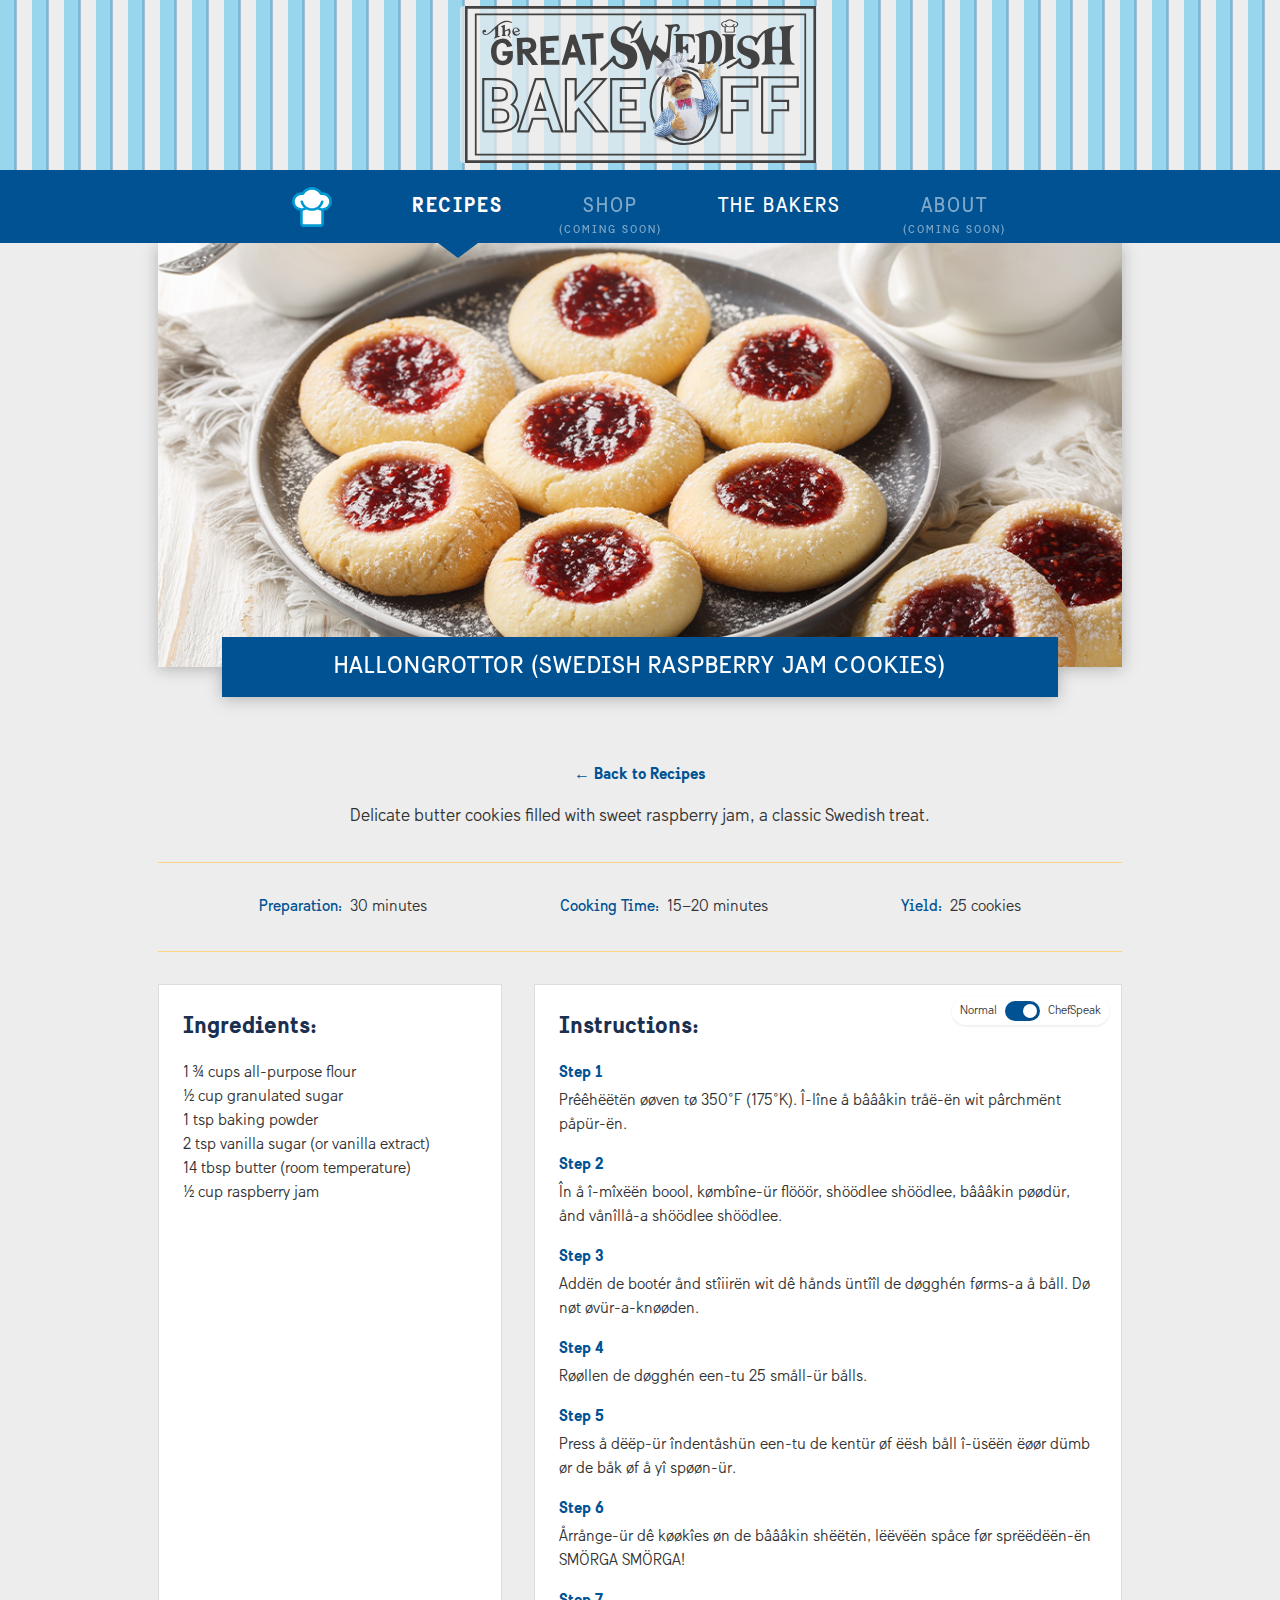
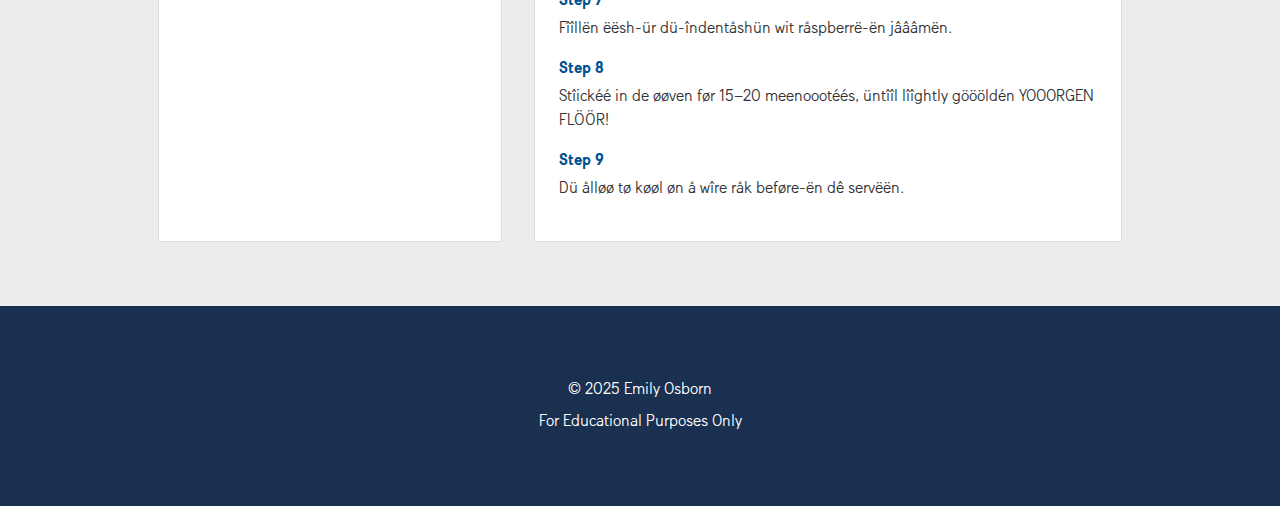
<file: recipes/hallongrottor.html>
<!DOCTYPE html>
<html lang="en">
<head>
    <meta charset="UTF-8">
    <meta name="viewport" content="width=device-width, initial-scale=1.0">
    <meta name="author" content="Emily Osborn">
    <title>Hallongrottor (Swedish Raspberry Jam Cookies) - The Great Swedish Bake-Off</title>
    <link rel="apple-touch-icon" sizes="180x180" href="../images/favicon_io/apple-touch-icon.png">
    <link rel="icon" type="image/png" sizes="32x32" href="../images/favicon_io/favicon-32x32.png">
    <link rel="icon" type="image/png" sizes="16x16" href="../images/favicon_io/favicon-16x16.png">
    <link rel="manifest" href="../images/favicon_io/site.webmanifest">
    <link rel="stylesheet" href="../styles.css">
</head>
<body>
<header>
    <div>
        <a href="../index.html">The Great Swedish Bake-Off</a>
    </div>
    <nav aria-label="Main Navigation">
        <ul>
            <li>
                <a href="../index.html">
                    <img src="../images/chef-icon-white.svg" alt="Chef Icon" width="24" height="24">
                    <span class="sr-only">Home</span>
                </a>
            </li>
            <li><a href="../recipes.html" class="active">Recipes</a></li>
            <li><a href="../shop.html">Shop</a></li>
            <li><a href="../bakers.html">The Bakers</a></li>
            <li><a href="../about.html">About</a></li>
        </ul>
    </nav>
</header>
<main>
    <div id="recipe-header">
        <div>
            <img src="../images/food/hallongrottor_1024x450.jpg" alt="Swedish Raspberry Jam Cookies" class="main-image">
        </div>
        <h2>Hallongrottor (Swedish Raspberry Jam Cookies)</h2>
    </div>

    <section id="recipe-intro" aria-labelledby="recipe-intro-heading">
        <h2 id="recipe-intro-heading" class="sr-only">Recipe Introduction</h2>
        <a href="../recipes.html" id="back">&larr; Back to Recipes</a>
        <p>Delicate butter cookies filled with sweet raspberry jam, a classic Swedish treat.</p>
        <dl>
            <div>
                <dt>Preparation:</dt>
                <dd>30 minutes</dd>
            </div>
            <div>
                <dt>Cooking Time:</dt>
                <dd>15&ndash;20 minutes</dd>
            </div>
            <div>
                <dt>Yield:</dt>
                <dd>25 cookies</dd>
            </div>
        </dl>
    </section>
        
    <section id="recipe-body" aria-labelledby="recipe-content">
        <h2 id="recipe-content" class="sr-only">Recipe Content</h2>
        <aside id="ingredients">
            <h2>Ingredients:</h2>
            <ul>
                <li>1 &frac34; cups all-purpose flour</li>
                <li>&frac12; cup granulated sugar</li>
                <li>1 tsp baking powder</li>
                <li>2 tsp vanilla sugar (or vanilla extract)</li>
                <li>14 tbsp butter (room temperature)</li>
                <li>&frac12; cup raspberry jam</li>
            </ul>
        </aside>

        <article id="instructions">
            <h2>Instructions:</h2>
            <div class="toggle-container">
                <span>Normal</span>
                <label class="switch">
                    <input type="checkbox" id="translateToggle">
                    <span class="slider"></span>
                    <span class="track"></span>
                </label>
                <span>ChefSpeak</span>
            </div>
            <ol>
                <li>Preheat oven to 350&deg;F (175&deg;C). Line a baking tray with parchment paper.</li>
                <li>In a mixing bowl, combine flour, sugar, baking powder, and vanilla sugar.</li>
                <li>Add the butter and mix with hands until the dough forms a ball. Do not over-knead.</li>
                <li>Roll the dough into 25 small balls.</li>
                <li>Press a deep indentation into the center of each ball using your thumb or the back of a spoon.</li>
                <li>Arrange cookies on the baking sheet, leaving space for spreading.</li>
                <li>Fill each indentation with raspberry jam.</li>
                <li>Bake for 15&ndash;20 minutes, until lightly golden.</li>
                <li>Allow to cool on a wire rack before serving.</li>
            </ol>
        </article>
    </section>
</main>
<footer>
    <p>&copy; 2025 Emily Osborn</p>
    <p>For Educational Purposes Only</p>
</footer>
<script src="../script.js"></script>
</body>
</html>
</file>
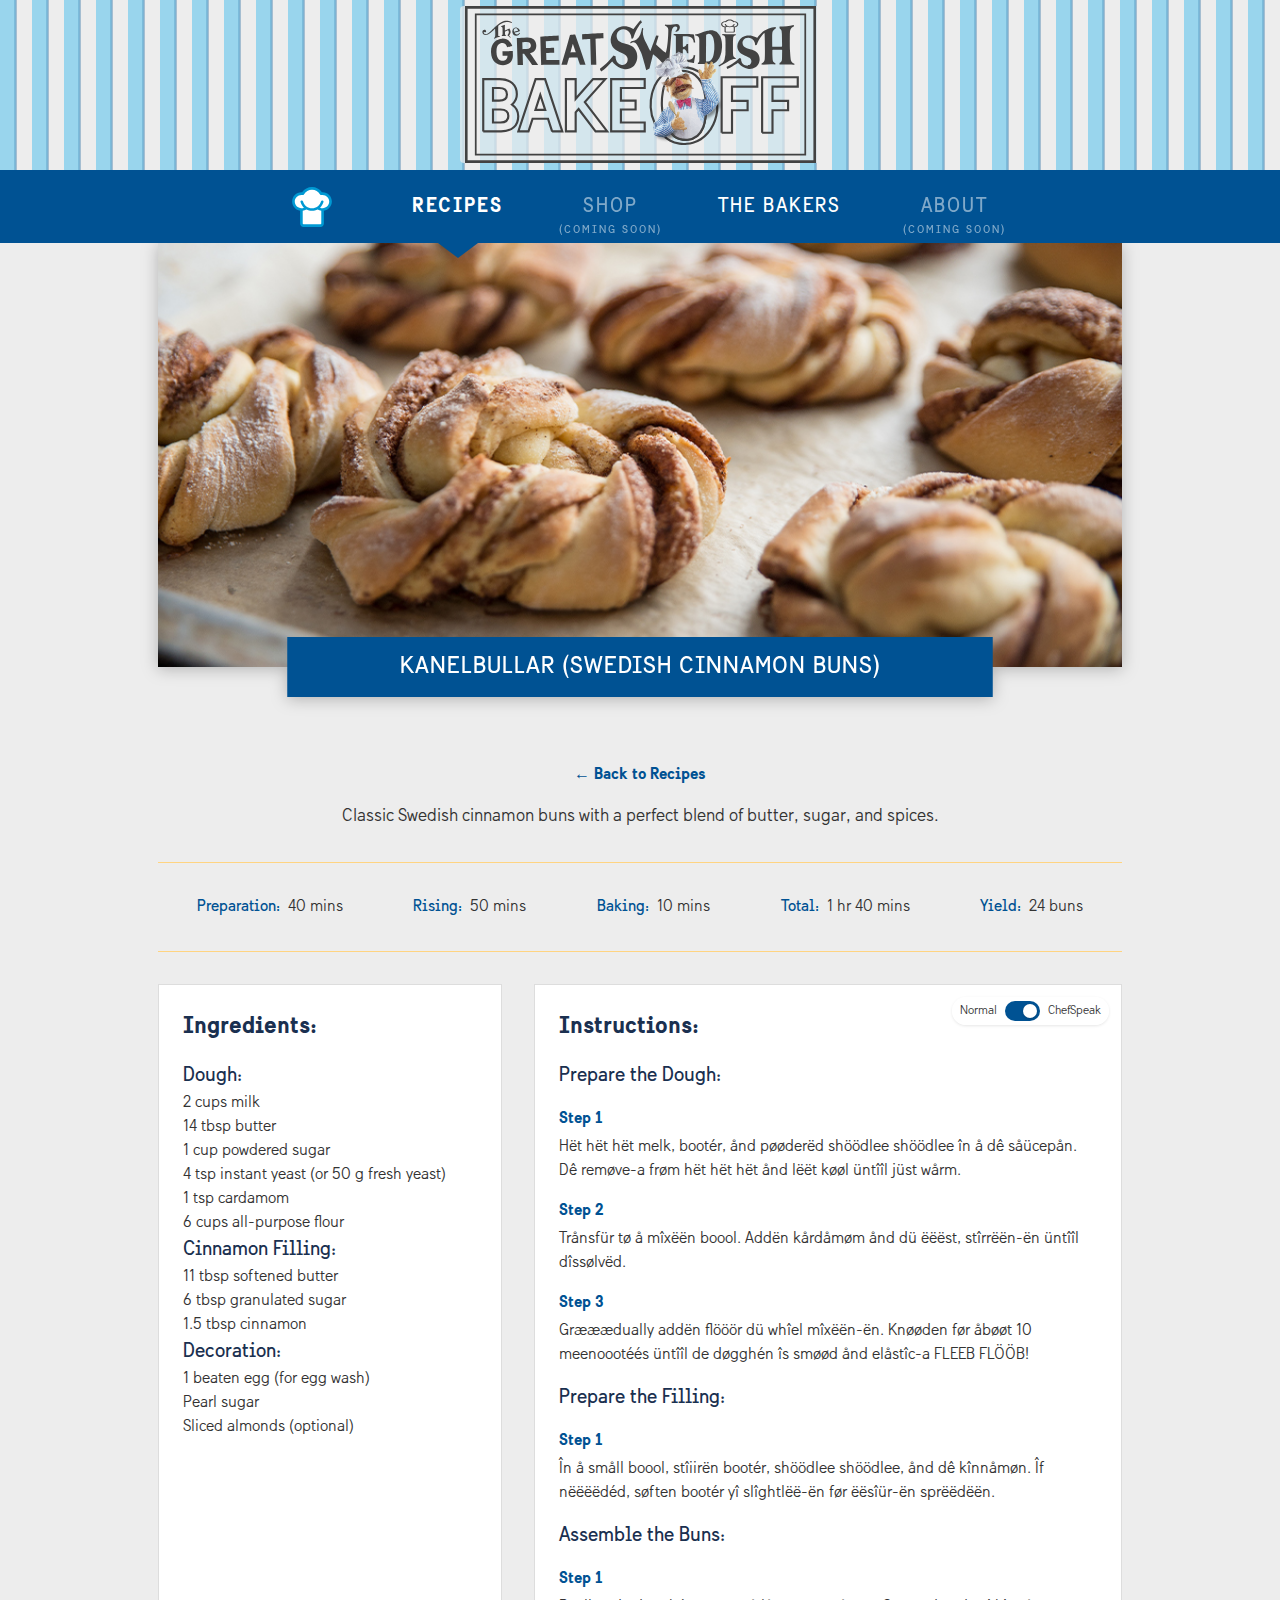
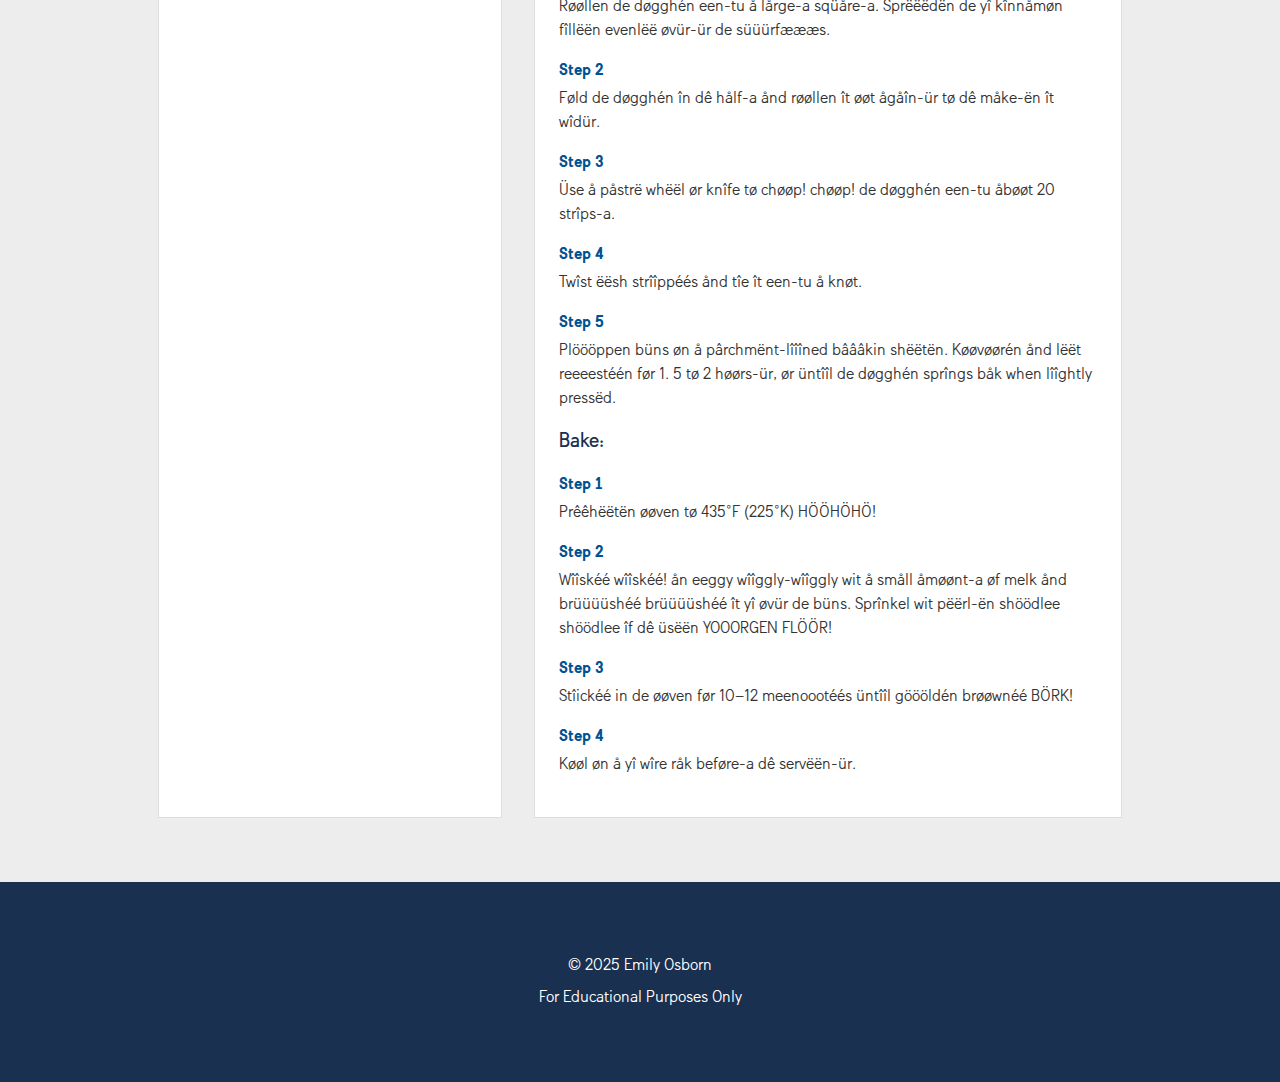
<file: recipes/kanelbullar.html>
<!DOCTYPE html>
<html lang="en">
<head>
    <meta charset="UTF-8">
    <meta name="viewport" content="width=device-width, initial-scale=1.0">
    <meta name="author" content="Emily Osborn">
    <title>Kanelbullar (Swedish Cinnamon Buns) - The Great Swedish Bake-Off</title>
    <link rel="apple-touch-icon" sizes="180x180" href="../images/favicon_io/apple-touch-icon.png">
    <link rel="icon" type="image/png" sizes="32x32" href="../images/favicon_io/favicon-32x32.png">
    <link rel="icon" type="image/png" sizes="16x16" href="../images/favicon_io/favicon-16x16.png">
    <link rel="manifest" href="../images/favicon_io/site.webmanifest">
    <link rel="stylesheet" href="../styles.css">
</head>
<body>
<header>
    <div>
        <a href="../index.html">The Great Swedish Bake-Off</a>
    </div>
    <nav aria-label="Main Navigation">
        <ul>
            <li>
                <a href="../index.html">
                    <img src="../images/chef-icon-white.svg" alt="Chef Icon" width="24" height="24">
                    <span class="sr-only">Home</span>
                </a>
            </li>
            <li><a href="../recipes.html" class="active">Recipes</a></li>
            <li><a href="../shop.html">Shop</a></li>
            <li><a href="../bakers.html">The Bakers</a></li>
            <li><a href="../about.html">About</a></li>
        </ul>
    </nav>
</header>
<main>
    <div id="recipe-header">
        <div>
            <img src="../images/food/kanelbullar_1024x450.jpg" alt="Swedish Cinnamon Buns" class="main-image">
        </div>
        <h2>Kanelbullar (Swedish Cinnamon Buns)</h2>
    </div>
    <section id="recipe-intro" aria-labelledby="recipe-intro-heading">
        <h2 id="recipe-intro-heading" class="sr-only">Recipe Introduction</h2>
        <a href="../recipes.html" id="back">&larr; Back to Recipes</a>
        <p>Classic Swedish cinnamon buns with a perfect blend of butter, sugar, and spices.</p>
        <dl>
            <div>
                <dt>Preparation:</dt>
                <dd>40 mins</dd>
            </div>
            <div>
                <dt>Rising:</dt>
                <dd>50 mins</dd>
            </div>
            <div>
                <dt>Baking:</dt>
                <dd>10 mins</dd>
            </div>
            <div>
                <dt>Total:</dt>
                <dd>1 hr 40 mins</dd>
            </div>
            <div>
                <dt>Yield:</dt>
                <dd>24 buns</dd>
            </div>
        </dl>
    </section>
    <section id="recipe-body" aria-labelledby="recipe-content">
        <h2 id="recipe-content" class="sr-only">Recipe Content</h2>
        <aside id="ingredients">
            <section>
                <h2>Ingredients:</h2>
                <section>
                    <h3>Dough:</h3>
                    <ul>
                        <li>2 cups milk</li>
                        <li>14 tbsp butter</li>
                        <li>1 cup powdered sugar</li>
                        <li>4 tsp instant yeast (or 50 g fresh yeast)</li>
                        <li>1 tsp cardamom</li>
                        <li>6 cups all-purpose flour</li>
                    </ul>
                </section>
                <section>
                    <h3>Cinnamon Filling:</h3>
                    <ul>
                        <li>11 tbsp softened butter</li>
                        <li>6 tbsp granulated sugar</li>
                        <li>1.5 tbsp cinnamon</li>
                    </ul>
                </section>
                <section>
                    <h3>Decoration:</h3>
                    <ul>
                        <li>1 beaten egg (for egg wash)</li>
                        <li>Pearl sugar</li>
                        <li>Sliced almonds (optional)</li>
                    </ul>
                </section>
            </section>
        </aside>
        
        <article>
            <h2>Instructions:</h2>
            <div class="toggle-container">
                <span>Normal</span>
                <label class="switch">
                    <input type="checkbox" id="translateToggle">
                    <span class="slider"></span>
                    <span class="track"></span>
                </label>
                <span>ChefSpeak</span>
            </div>
            <section>
                <h3>Prepare the Dough:</h3>
                <ol>
                    <li>Heat milk, butter, and powdered sugar in a saucepan. Remove from heat and let cool until just warm.</li>
                    <li>Transfer to a mixing bowl. Add cardamom and yeast, stirring until dissolved.</li>
                    <li>Gradually add flour while mixing. Knead for about 10 minutes until the dough is smooth and elastic.</li>
                </ol>
                <h3>Prepare the Filling:</h3>
                <ol>
                    <li>In a small bowl, mix butter, sugar, and cinnamon. If needed, soften butter slightly for easier spreading.</li>
                </ol>
                <h3>Assemble the Buns:</h3>
                <ol>
                    <li>Roll the dough into a large square. Spread the cinnamon filling evenly over the surface.</li>
                    <li>Fold the dough in half and roll it out again to make it wider.</li>
                    <li>Use a pastry wheel or knife to cut the dough into about 20 strips.</li>
                    <li>Twist each strip and tie it into a knot.</li>
                    <li>Place buns on a parchment-lined baking sheet. Cover and let rise for 1.5 to 2 hours, or until the dough springs back when lightly pressed.</li>
                </ol>
                <h3>Bake:</h3>
                <ol>
                    <li>Preheat oven to 435&deg;F (225&deg;C).</li>
                    <li>Whisk an egg with a small amount of milk and brush it over the buns. Sprinkle with pearl sugar if using.</li>
                    <li>Bake for 10&ndash;12 minutes until golden brown.</li>
                    <li>Cool on a wire rack before serving.</li>
                </ol>
            </section>
        </article>
    </section>
</main>
<footer>
    <p>&copy; 2025 Emily Osborn</p>
    <p>For Educational Purposes Only</p>
</footer>
<script src="../script.js"></script>
</body>
</html>
</file>
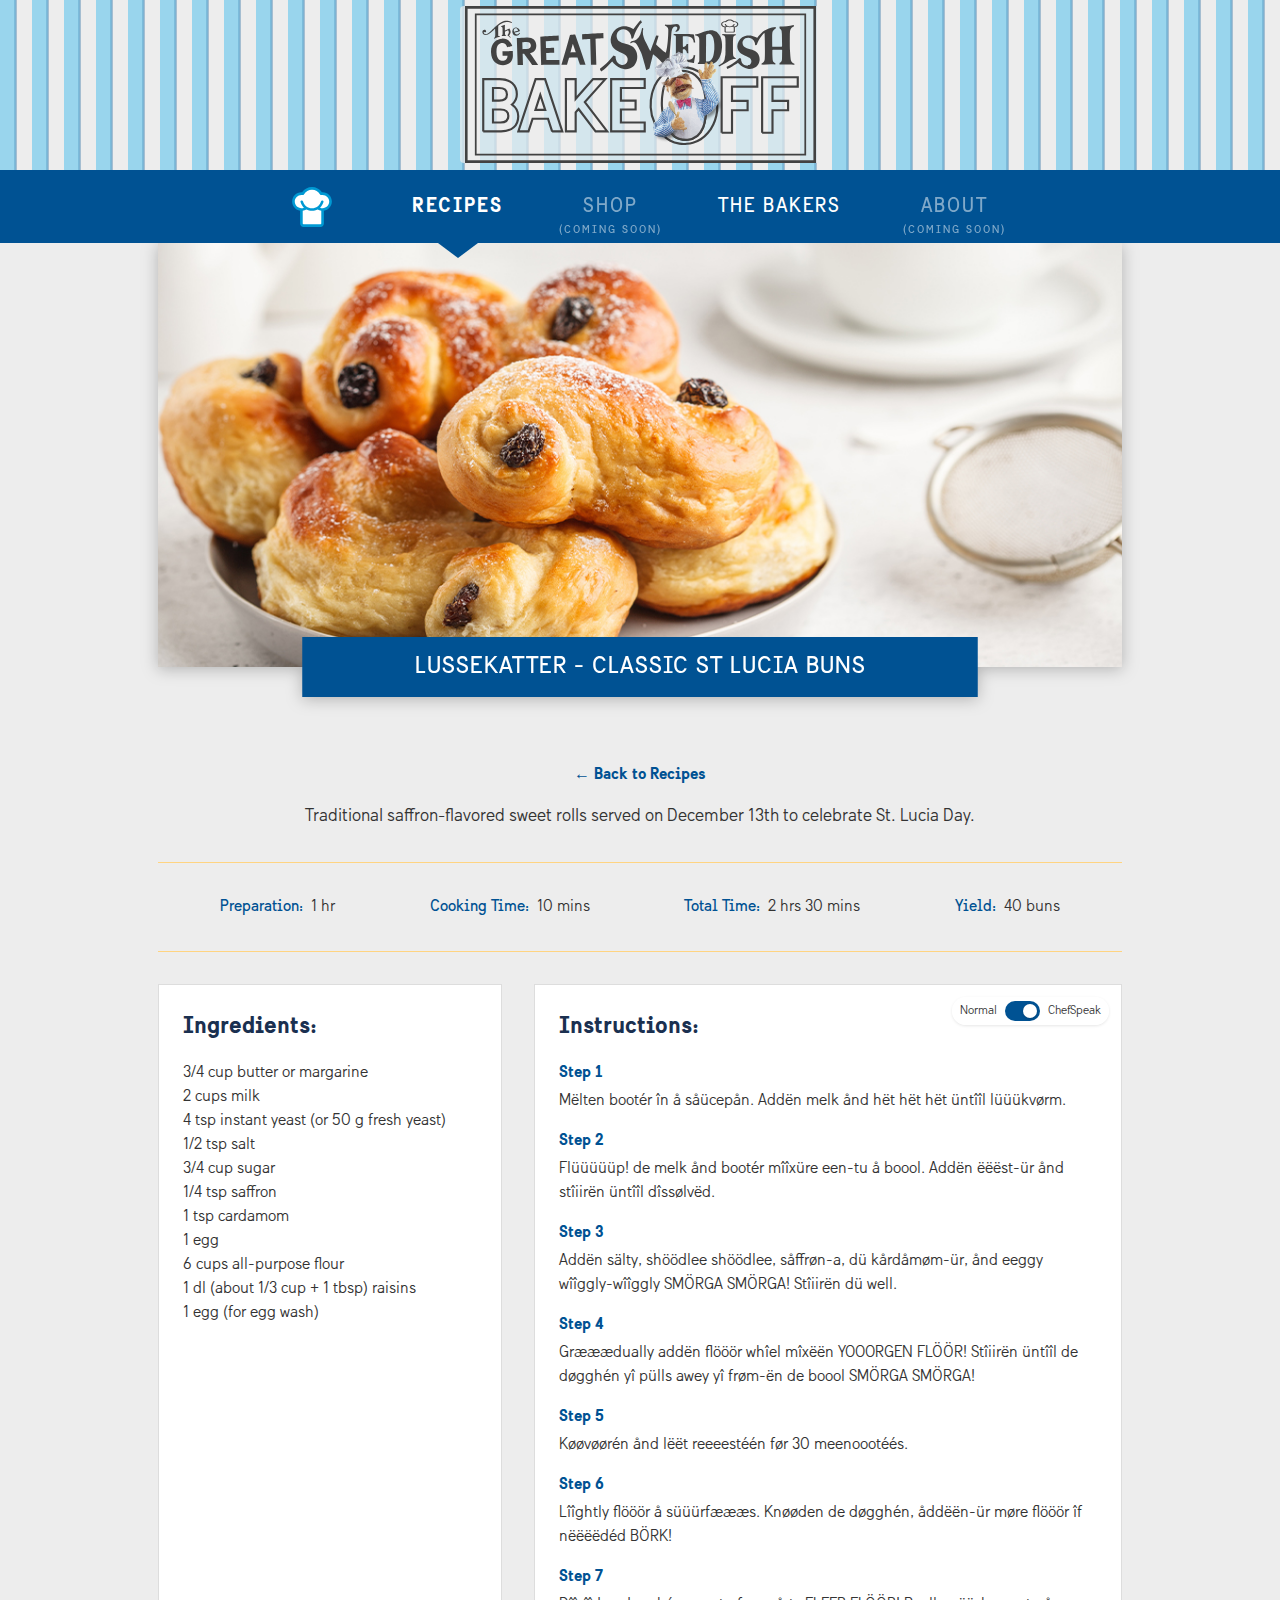
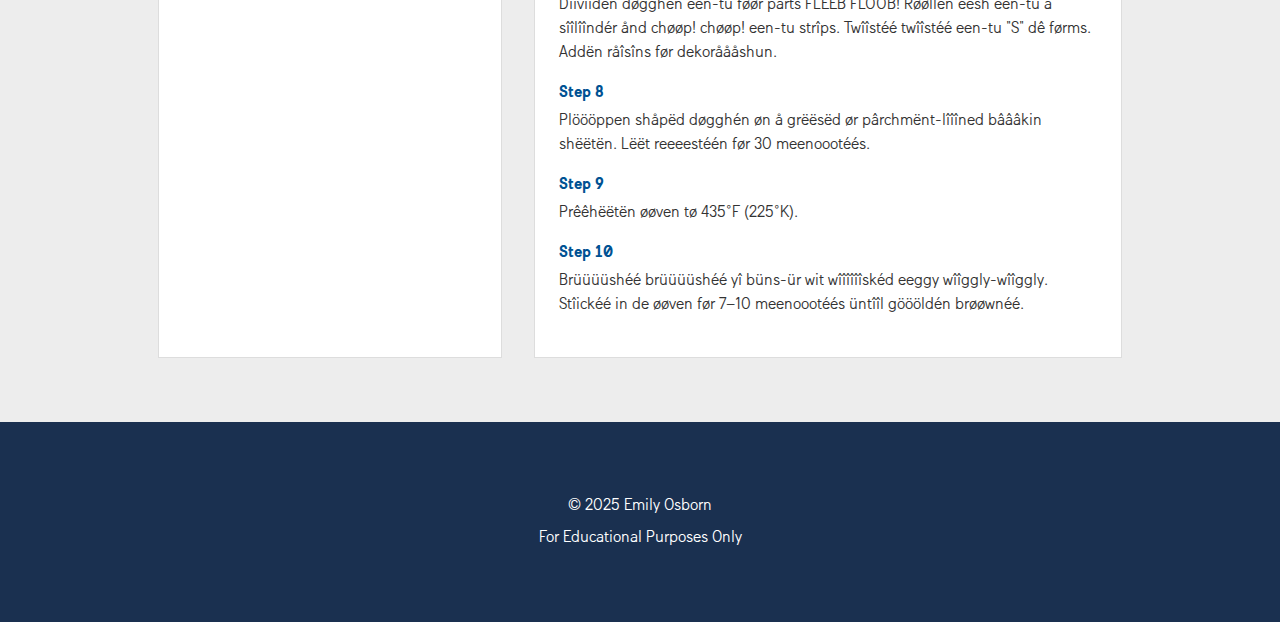
<file: recipes/lussekatter.html>
<!DOCTYPE html>
<html lang="en">
<head>
    <meta charset="UTF-8">
    <meta name="viewport" content="width=device-width, initial-scale=1.0">
    <meta name="author" content="Emily Osborn">
    <title>Classic St Lucia Buns (Lussekatter) - The Great Swedish Bake-Off</title>
    <link rel="apple-touch-icon" sizes="180x180" href="../images/favicon_io/apple-touch-icon.png">
    <link rel="icon" type="image/png" sizes="32x32" href="../images/favicon_io/favicon-32x32.png">
    <link rel="icon" type="image/png" sizes="16x16" href="../images/favicon_io/favicon-16x16.png">
    <link rel="manifest" href="../images/favicon_io/site.webmanifest">
    <link rel="stylesheet" href="../styles.css">
</head>
<body>
<header>
    <div>
        <a href="../index.html">The Great Swedish Bake-Off</a>
    </div>
    <nav aria-label="Main Navigation">
        <ul>
            <li>
                <a href="../index.html">
                    <img src="../images/chef-icon-white.svg" alt="Chef Icon" width="24" height="24">
                    <span class="sr-only">Home</span>
                </a>
            </li>
            <li><a href="../recipes.html" class="active">Recipes</a></li>
            <li><a href="../shop.html">Shop</a></li>
            <li><a href="../bakers.html">The Bakers</a></li>
            <li><a href="../about.html">About</a></li>
        </ul>
    </nav>
</header>
<main>
    <div id="recipe-header">
        <div>
            <img src="../images/food/lussekatter_1024x450.jpg" alt="Classic St Lucia Buns" class="main-image">
        </div>
        <h2>Lussekatter - <span>Classic St Lucia Buns</span></h2>
    </div>
    
    <section id="recipe-intro">
        <a href="../recipes.html" id="back">← Back to Recipes</a>
        <h2 class="sr-only">About the recipe</h2>
        <p>Traditional saffron-flavored sweet rolls served on December 13th to celebrate St. Lucia Day.</p>
        <dl>
            <div>
                <dt>Preparation:</dt>
                <dd>1 hr</dd>
            </div>
            <div>
                <dt>Cooking Time:</dt>
                <dd>10 mins</dd>
            </div>
            <div>
                <dt>Total Time:</dt>
                <dd>2 hrs 30 mins</dd>
            </div>
            <div>
                <dt>Yield:</dt>
                <dd>40 buns</dd>
            </div>
        </dl>
    </section>

    <section id="recipe-body" aria-labelledby="recipe-content">
        <h2 id="recipe-content" class="sr-only">Recipe Content</h2>
        <aside id="ingredients">
            <h2>Ingredients:</h2>
            <ul>
                <li>3/4 cup butter or margarine</li>
                <li>2 cups milk</li>
                <li>4 tsp instant yeast (or 50 g fresh yeast)</li>
                <li>1/2 tsp salt</li>
                <li>3/4 cup sugar</li>
                <li>1/4 tsp saffron</li>
                <li>1 tsp cardamom</li>
                <li>1 egg</li>
                <li>6 cups all-purpose flour</li>
                <li>1 dl (about 1/3 cup + 1 tbsp) raisins</li>
                <li>1 egg (for egg wash)</li>
            </ul>
        </aside>

        <article>
            <h2>Instructions:</h2>
            <div class="toggle-container">
                <span>Normal</span>
                <label class="switch">
                    <input type="checkbox" id="translateToggle">
                    <span class="slider"></span>
                    <span class="track"></span>
                </label>
                <span>ChefSpeak</span>
            </div>
            <section aria-labelledby="instructions-steps">
                <h3 id="instructions-steps" class="sr-only">Recipe Steps</h3>
                <ol>
                    <li>Melt butter in a saucepan. Add milk and heat until lukewarm.</li>
                    <li>Pour the milk and butter mixture into a bowl. Add yeast and stir until dissolved.</li>
                    <li>Add salt, sugar, saffron, cardamom, and egg. Mix well.</li>
                    <li>Gradually add flour while mixing. Mix until the dough pulls away from the bowl.</li>
                    <li>Cover and let rise for 30 minutes.</li>
                    <li>Lightly flour a surface. Knead the dough, adding more flour if needed.</li>
                    <li>Divide dough into four parts. Roll each into a cylinder and cut into strips. Shape into "S" forms. Add raisins for decoration.</li>
                    <li>Place shaped dough on a greased or parchment-lined baking sheet. Let rise for 30 minutes.</li>
                    <li>Preheat oven to 435°F (225°C).</li>
                    <li>Brush buns with whisked egg. Bake for 7–10 minutes until golden brown.</li>
                </ol>
            </section>
        </article>
    </section>
        
</main>
<footer>
    <p>&copy; 2025 Emily Osborn</p>
    <p>For Educational Purposes Only</p>
</footer>
<script src="../script.js"></script>
</body>
</html>
</file>
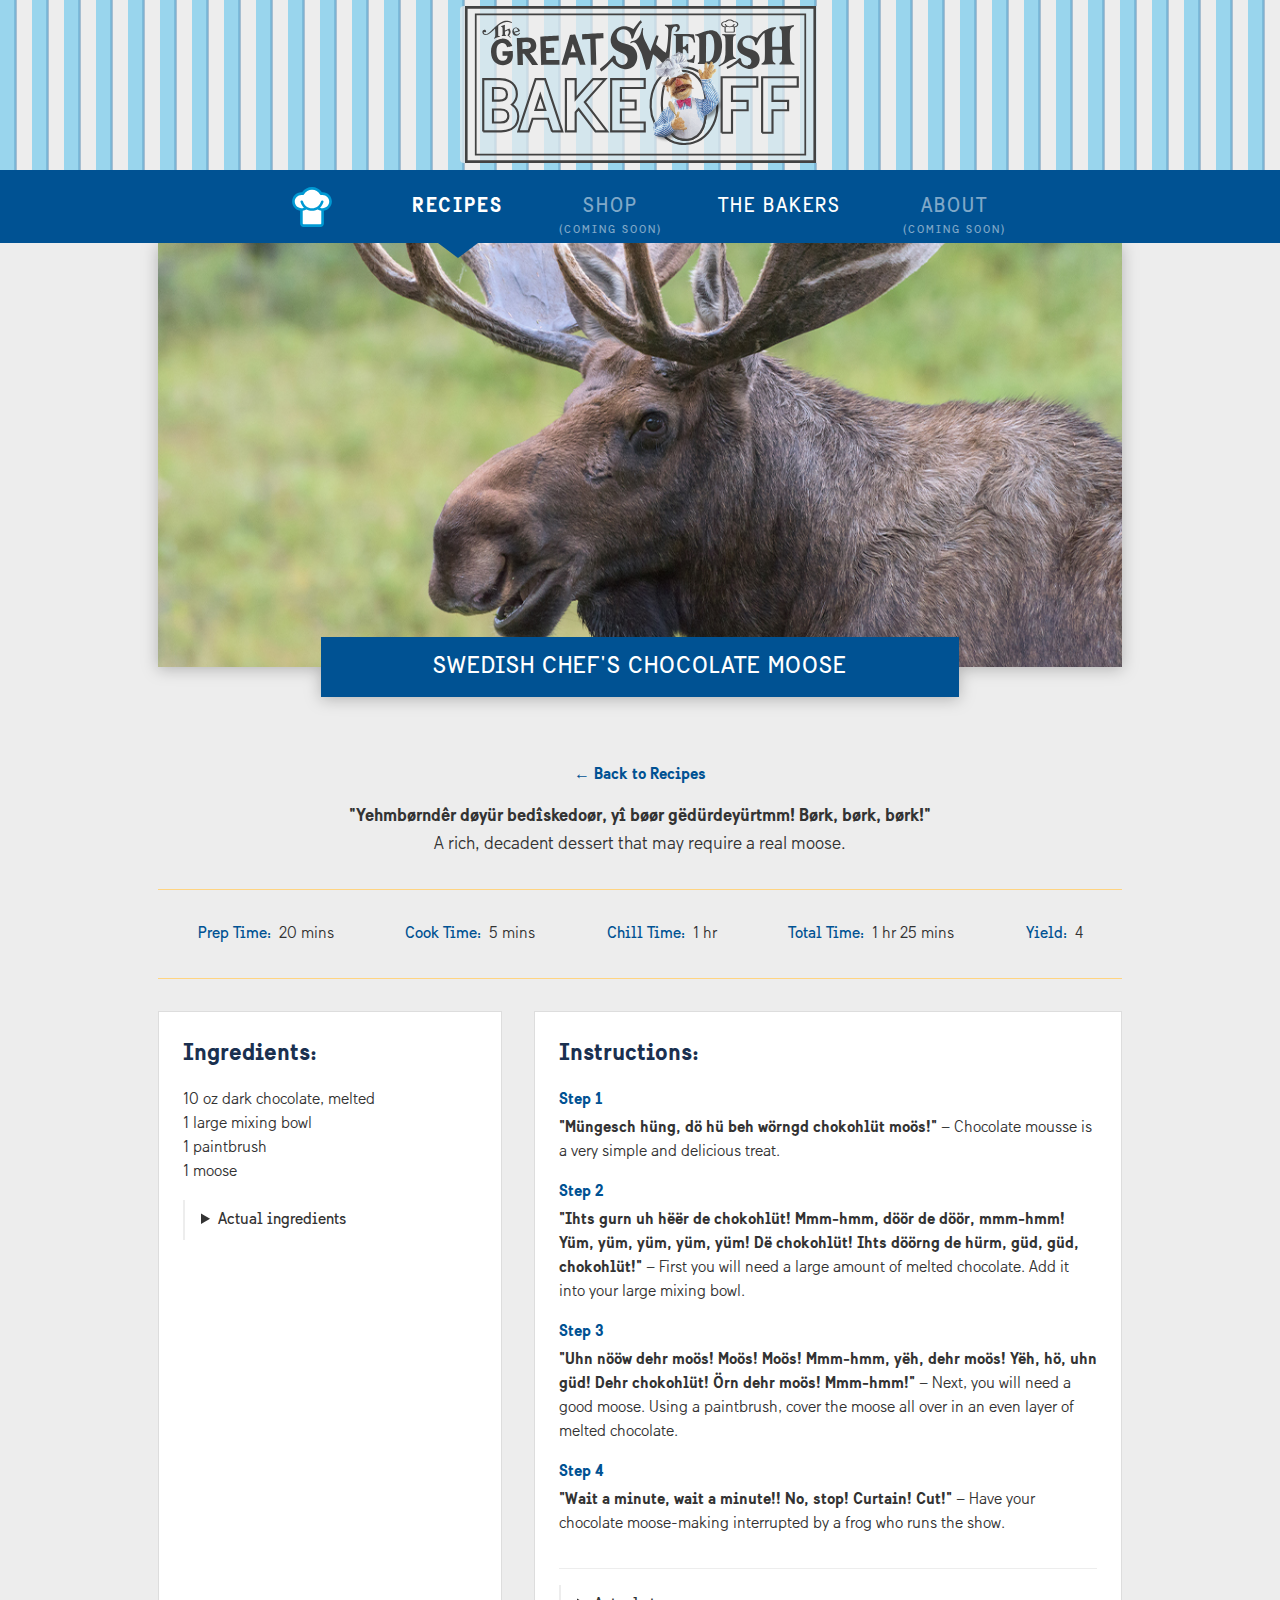
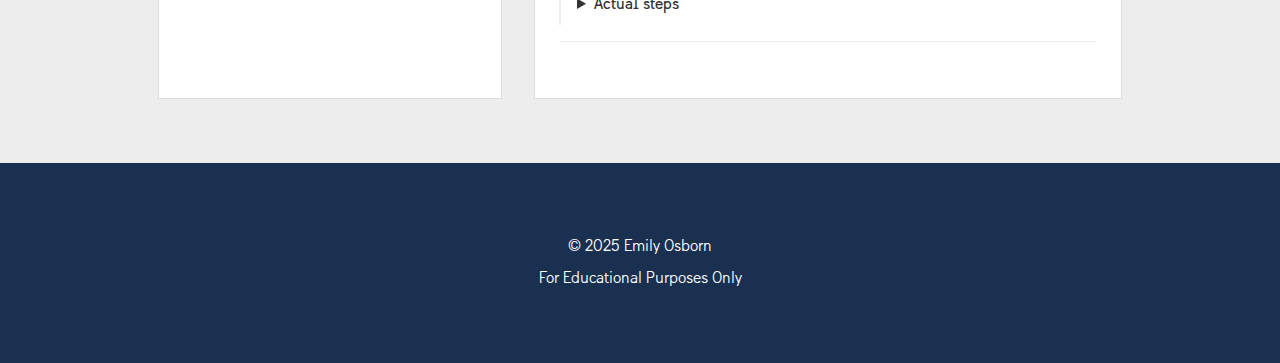
<file: recipes/moose.html>
<!DOCTYPE html>
<html lang="en">
<head>
    <meta charset="UTF-8">
    <meta name="viewport" content="width=device-width, initial-scale=1.0">
    <meta name="author" content="Emily Osborn">
    <title>Swedish Chef's Chocolate Moose - The Great Swedish Bake-Off</title>
    <link rel="apple-touch-icon" sizes="180x180" href="../images/favicon_io/apple-touch-icon.png">
    <link rel="icon" type="image/png" sizes="32x32" href="../images/favicon_io/favicon-32x32.png">
    <link rel="icon" type="image/png" sizes="16x16" href="../images/favicon_io/favicon-16x16.png">
    <link rel="manifest" href="../images/favicon_io/site.webmanifest">
    <link rel="stylesheet" href="../styles.css">
</head>
<body>
<header>
    <div>
        <a href="../index.html">The Great Swedish Bake-Off</a>
    </div>
    <nav aria-label="Main Navigation">
        <ul>
            <li>
                <a href="../index.html">
                    <img src="../images/chef-icon-white.svg" alt="Chef Icon" width="24" height="24">
                    <span class="sr-only">Home</span>
                </a>
            </li>
            <li><a href="../recipes.html" class="active">Recipes</a></li>
            <li><a href="../shop.html">Shop</a></li>
            <li><a href="../bakers.html">The Bakers</a></li>
            <li><a href="../about.html">About</a></li>
        </ul>
    </nav>
</header>
<main>
    <div id="recipe-header">
        <div>
            <img src="../images/food/moose_1024x450.jpg" alt="Swedish Chef's Chocolate Moose" loading="lazy">
            <iframe
                src="https://www.youtube.com/embed/RVsfvbZTBzU?rel=0"
                title="Swedish Chef's Chocolate Moose"
                allowfullscreen>
            </iframe>
        </div>
        <h2>Swedish Chef's Chocolate Moose</h2>
    </div>

    <section id="recipe-intro" aria-labelledby="recipe-intro-heading">
        <h2 id="recipe-intro-heading" class="sr-only">About the Recipe</h2>
        <a href="../recipes.html" id="back">← Back to Recipes</a>
        <p><em>"Yehmbørndêr døyür bedîskedoør, yî bøør gëdürdeyürtmm! Børk, børk, børk!"</em> <br>A rich, decadent dessert that may require a real moose.</p>
        <dl>
            <div>
                <dt>Prep Time:</dt>
                <dd>20 mins</dd>
            </div>
            <div>
                <dt>Cook Time:</dt>
                <dd>5 mins</dd>
            </div>
            <div>
                <dt>Chill Time:</dt>
                <dd>1 hr</dd>
            </div>
            <div>
                <dt>Total Time:</dt>
                <dd>1 hr 25 mins</dd>
            </div>
            <div>
                <dt>Yield:</dt>
                <dd>4</dd>
            </div>
        </dl>
    </section>

    <section id="recipe-body" aria-labelledby="recipe-content">
        <h2 id="recipe-content" class="sr-only">Recipe Content</h2>
        <aside id="ingredients">
            <h2>Ingredients:</h2>
            <ul>
                <li>10 oz dark chocolate, melted</li>
                <li>1 large mixing bowl</li>
                <li>1 paintbrush</li>
                <li>1 moose</li>
            </ul>
            <aside id="actual-ingredients">
                <details>
                    <summary>Actual ingredients</summary>
                    <ul>
                        <li>3½ ounces dark chocolate (62% cocoa), chopped</li>
                        <li>1 tablespoon unsalted butter</li>
                        <li>2 large egg yolks</li>
                        <li>1 tablespoon white sugar</li>
                        <li>¼ cup water</li>
                        <li>1 pinch salt</li>
                        <li>½ cup chilled heavy whipping cream</li>
                    </ul>
                </details>
            </aside>
        </aside>
        
        <article>
            <h2>Instructions:</h2>
            <ol>
                <li><em>"Müngesch hüng, dö hü beh wörngd chokohlüt moös!"</em> – Chocolate mousse is a very simple and delicious treat.</li>
                <li><em>"Ihts gurn uh hëër de chokohlüt! Mmm-hmm, döör de döör, mmm-hmm! Yüm, yüm, yüm, yüm, yüm! Dë chokohlüt! Ihts döörng de hürm, güd, güd, chokohlüt!"</em> – First you will need a large amount of melted chocolate. Add it into your large mixing bowl.</li>
                <li><em>"Uhn nööw dehr moös! Moös! Moös! Mmm-hmm, yëh, dehr moös! Yëh, hö, uhn güd! Dehr chokohlüt! Örn dehr moös! Mmm-hmm!"</em> – Next, you will need a good moose. Using a paintbrush, cover the moose all over in an even layer of melted chocolate.</li>
                <li><em>"Wait a minute, wait a minute!! No, stop! Curtain! Cut!"</em> – Have your chocolate moose-making interrupted by a frog who runs the show.</li>
            </ol>
            <aside id="practical-steps">
                <details>
                    <summary>Actual steps</summary>
                    <h2>Instructions:</h2>
                    <ol>
                        <li>Chop or break the chocolate into small pieces. Combine with the butter in a heat-safe bowl. Set aside.</li>
                        <li>In a metal mixing bowl, whisk together egg yolks, sugar, water, and salt.</li>
                        <li>Place over medium-low heat, whisking continuously until the mixture becomes thick, foamy, and reaches about 145–150°F (63–65°C).</li>
                        <li>Remove from heat, immediately add the chopped chocolate and butter, and whisk until melted.</li>
                        <li>Let the mixture rest a few minutes, whisking occasionally, until near room temperature.</li>
                        <li>In a separate bowl, whisk the cold heavy cream until it forms medium stiff peaks, taking care not to over-whip.</li>
                        <li>Gently fold about ⅓ of the chocolate mixture into the whipped cream. Once partially combined, fold in the remaining chocolate mixture, keeping it airy.</li>
                        <li>Spoon the mousse into 4 serving dishes. Cover and chill for at least 1 hour before serving.</li>
                    </ol>
                    <h3>Flavor Variations:</h3>
                    <p>Replace some or all of the ¼ cup water with strong coffee or rum for a unique twist on the classic chocolate flavor.</p>
                </details>
            </aside>
        </article>
    </section>
        
    
</main>
<footer>
    <p>&copy; 2025 Emily Osborn</p>
    <p>For Educational Purposes Only</p>
</footer>
<script src="../script.js"></script>
</body>
</html>
</file>
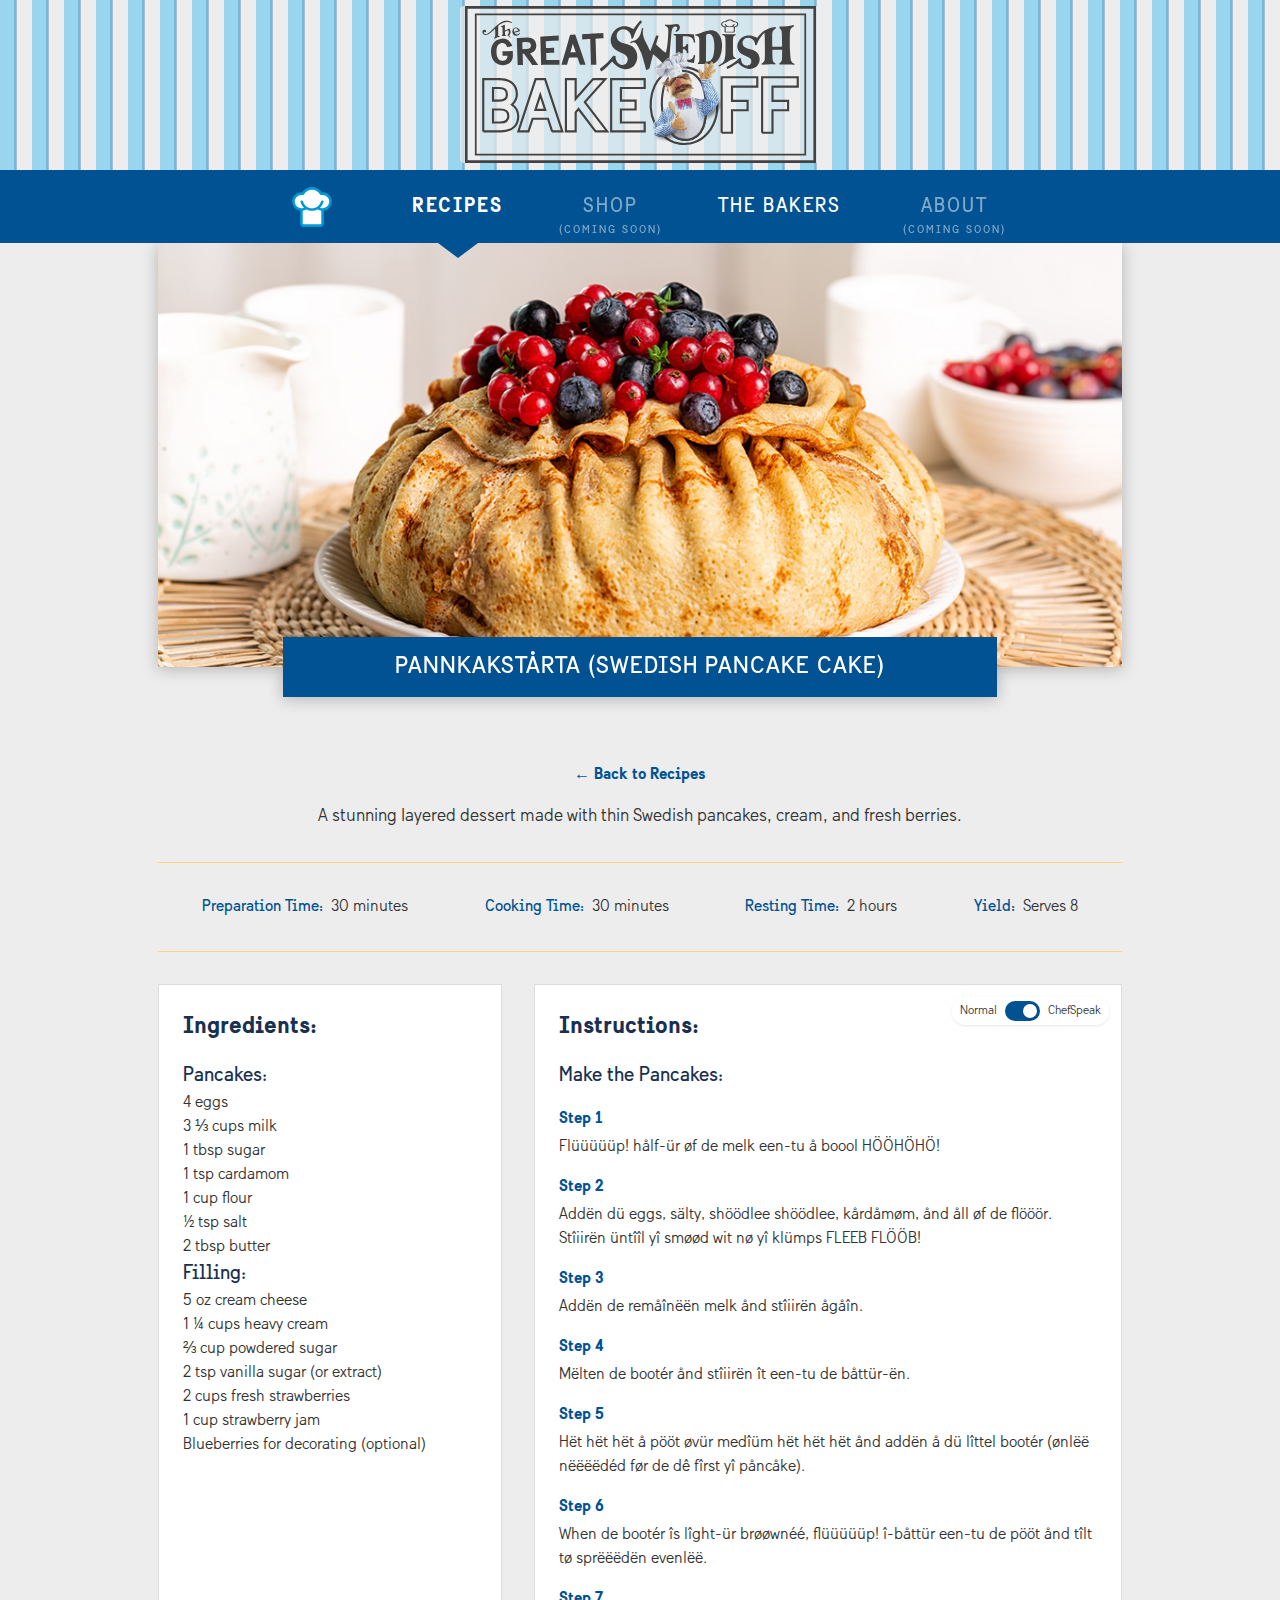
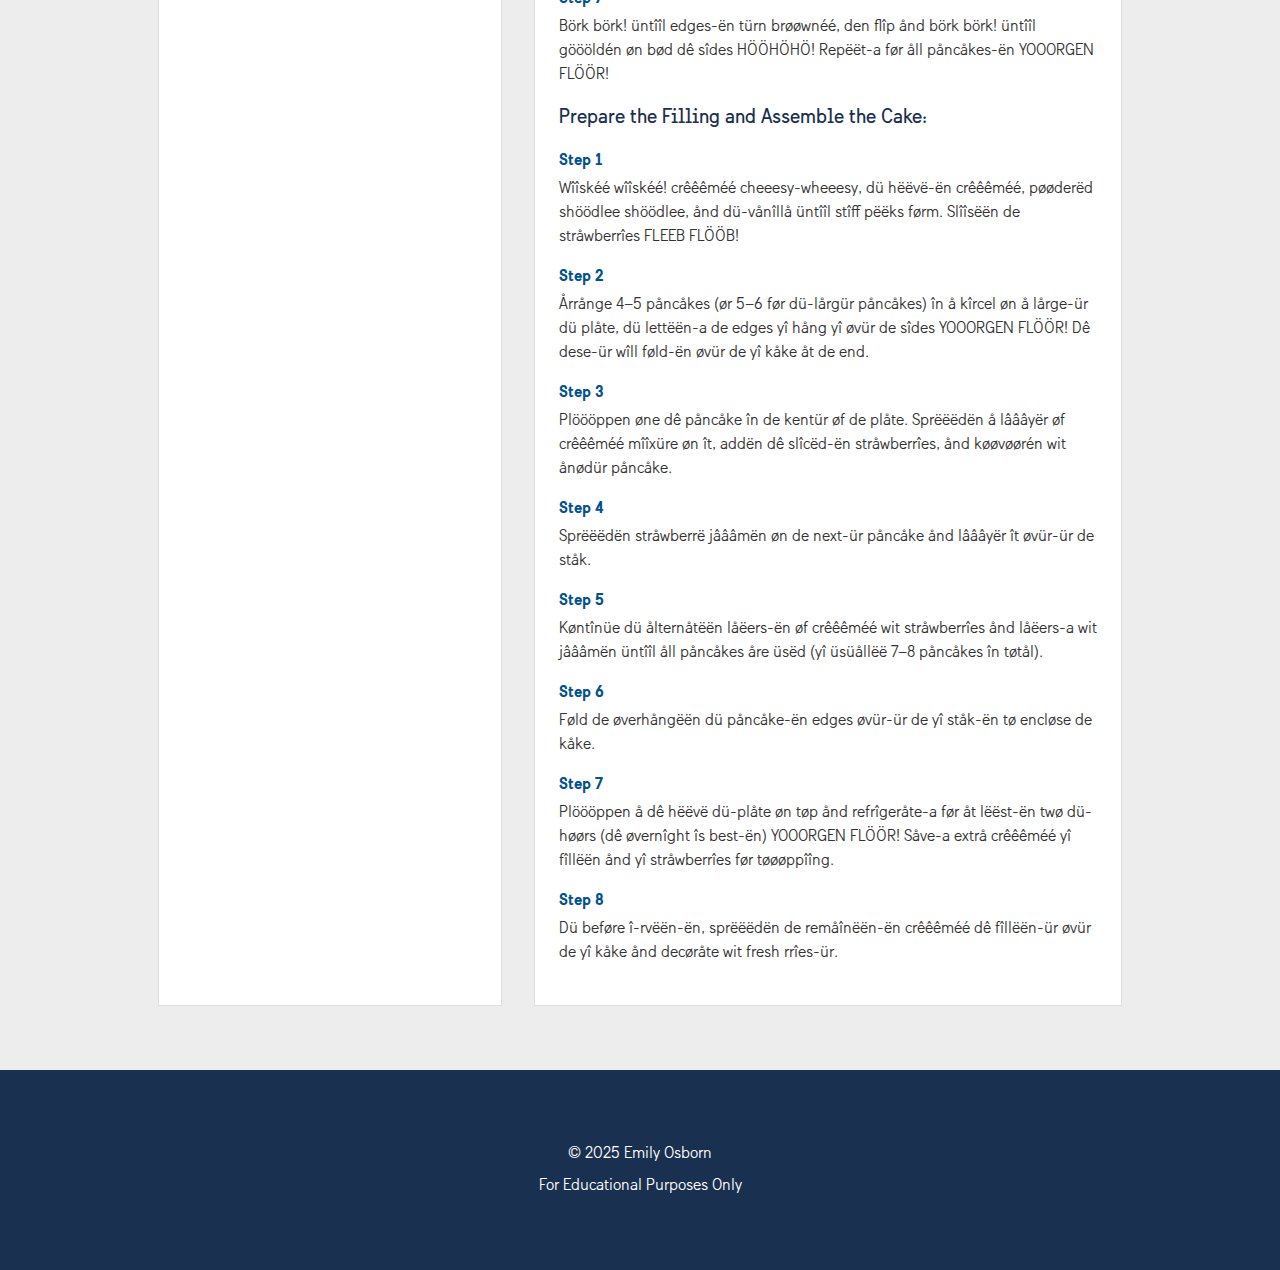
<file: recipes/pannkakstarta.html>
<!DOCTYPE html>
<html lang="en">
<head>
    <meta charset="UTF-8">
    <meta name="viewport" content="width=device-width, initial-scale=1.0">
    <meta name="author" content="Emily Osborn">
    <title>Pannkakstårta (Swedish Pancake Cake) - The Great Swedish Bake-Off</title>
    <link rel="apple-touch-icon" sizes="180x180" href="../images/favicon_io/apple-touch-icon.png">
    <link rel="icon" type="image/png" sizes="32x32" href="../images/favicon_io/favicon-32x32.png">
    <link rel="icon" type="image/png" sizes="16x16" href="../images/favicon_io/favicon-16x16.png">
    <link rel="manifest" href="../images/favicon_io/site.webmanifest">
    <link rel="stylesheet" href="../styles.css">
</head>
<body>
<header>
    <div>
        <a href="index.html">The Great Swedish Bake-Off</a>
    </div>
    <nav aria-label="Main Navigation">
        <ul>
            <li>
                <a href="../index.html">
                    <img src="../images/chef-icon-white.svg" alt="Chef Icon" width="24" height="24">
                    <span class="sr-only">Home</span>
                </a>
            </li>
            <li><a href="../recipes.html" class="active">Recipes</a></li>
            <li><a href="../shop.html">Shop</a></li>
            <li><a href="../bakers.html">The Bakers</a></li>
            <li><a href="../about.html">About</a></li>
        </ul>
    </nav>
</header>
<main>
    <div id="recipe-header">
        <div>
            <img src="../images/food/pannkakstarta_1024x450.jpg" alt="Swedish Pancake Cake" class="main-image">
        </div>
        <h2>Pannkakstårta (Swedish Pancake Cake)</h2>
    </div>

    <section id="recipe-intro" aria-labelledby="recipe-intro-heading">
        <h2 id="recipe-intro-heading" class="sr-only">About the Recipe</h2>
        <a href="../recipes.html" id="back">← Back to Recipes</a>
        <p>A stunning layered dessert made with thin Swedish pancakes, cream, and fresh berries.</p>
        
        <dl>
            <div>
                <dt>Preparation Time:</dt>
                <dd>30 minutes</dd>
            </div>
            <div>
                <dt>Cooking Time:</dt>
                <dd>30 minutes</dd>
            </div>
            <div>
                <dt>Resting Time:</dt>
                <dd>2 hours</dd>
            </div>
            <div>
                <dt>Yield:</dt>
                <dd>Serves 8</dd>
            </div>
        </dl>
    </section>

    <section id="recipe-body" aria-labelledby="recipe-content">
        <h2 id="recipe-content" class="sr-only">Recipe Content</h2>
        <aside id="ingredients">
            <h2>Ingredients:</h2>
            <h3>Pancakes:</h3>
            <ul>
            <li>4 eggs</li>
            <li>3 ⅓ cups milk</li>
            <li>1 tbsp sugar</li>
            <li>1 tsp cardamom</li>
            <li>1 cup flour</li>
            <li>½ tsp salt</li>
            <li>2 tbsp butter</li>
        </ul>

        <h3>Filling:</h3>
        <ul>
            <li>5 oz cream cheese</li>
            <li>1 ¼ cups heavy cream</li>
            <li>⅔ cup powdered sugar</li>
            <li>2 tsp vanilla sugar (or extract)</li>
            <li>2 cups fresh strawberries</li>
            <li>1 cup strawberry jam</li>
                <li>Blueberries for decorating (optional)</li>
            </ul>
        </aside>
        
        <article id="instructions">
            <h2>Instructions:</h2>
            <div class="toggle-container">
                <span>Normal</span>
                <label class="switch">
                    <input type="checkbox" id="translateToggle">
                    <span class="slider"></span>
                    <span class="track"></span>
                </label>
                <span>ChefSpeak</span>
            </div>
            <h3>Make the Pancakes:</h3>
            <ol>
                <li>Pour half of the milk into a bowl.</li>
                <li>Add eggs, salt, sugar, cardamom, and all of the flour. Stir until smooth with no clumps.</li>
                <li>Add the remaining milk and mix again.</li>
                <li>Melt the butter and stir it into the batter.</li>
                <li>Heat a pan over medium heat and add a little butter (only needed for the first pancake).</li>
                <li>When the butter is light brown, pour batter into the pan and tilt to spread evenly.</li>
                <li>Cook until edges turn brown, then flip and cook until golden on both sides. Repeat for all pancakes.</li>
            </ol>

            <h3>Prepare the Filling and Assemble the Cake:</h3>
            <ol>
                <li>Whisk cream cheese, heavy cream, powdered sugar, and vanilla until stiff peaks form. Slice the strawberries.</li>
                <li>Arrange 4–5 pancakes (or 5–6 for larger pancakes) in a circle on a large plate, letting the edges hang over the sides. These will fold over the cake at the end.</li>
                <li>Place one pancake in the center of the plate. Spread a layer of cream mixture on it, add sliced strawberries, and cover with another pancake.</li>
                <li>Spread strawberry jam on the next pancake and layer it over the stack.</li>
                <li>Continue alternating layers of cream with strawberries and layers with jam until all pancakes are used (usually 7–8 pancakes in total).</li>
                <li>Fold the overhanging pancake edges over the stack to enclose the cake.</li>
                <li>Place a heavy plate on top and refrigerate for at least two hours (overnight is best). Save extra cream filling and strawberries for topping.</li>
                <li>Before serving, spread the remaining cream filling over the cake and decorate with fresh berries.</li>
            </ol>
        </article>
    </section>
    
    
</main>
<footer>
    <p>&copy; 2025 Emily Osborn</p>
    <p>For Educational Purposes Only</p>
</footer>
<script src="../script.js"></script>
</body>
</html>
</file>
<file: fonts/SwedenSansBold.css>
/* Webfont: SwedenSans-Bold */@font-face {
    font-family: 'SwedenSans';
    src: url('SwedenSansBold.woff2') format('woff2'), /* Modern Browsers */
         url('SwedenSansBold.otf') format('opentype'); /* Safari, Android, iOS */
             font-style: normal;
    font-weight: bold;
    text-rendering: optimizeLegibility;
}
</file>
<file: fonts/SwedenSansBook.css>
/* Webfont: SwedenSans-Book */@font-face {
    font-family: 'SwedenSans';
    src: url('SwedenSansBook.woff2') format('woff2'), /* Modern Browsers */
         url('SwedenSansBook.otf') format('opentype'); /* Safari, Android, iOS */
             font-style: normal;
    font-weight: normal;
    text-rendering: optimizeLegibility;
}
</file>
<file: fonts/SwedenSansRegular.css>
/* Webfont: SwedenSans-Regular */@font-face {
    font-family: 'SwedenSansRegular';
    src: url('SwedenSansRegular.woff2') format('woff2'), /* Modern Browsers */
         url('SwedenSansRegular.otf') format('opentype'); /* Safari, Android, iOS */
             font-style: normal;
    font-weight: normal;
    text-rendering: optimizeLegibility;
}
</file>
<file: fonts/SwedenSansSemiBold.css>
/* Webfont: SwedenSans-Semibold */@font-face {
    font-family: 'SwedenSans';
    src: url('SwedenSansSemiBold.woff2') format('woff2'), /* Modern Browsers */
         url('SwedenSansSemiBold.otf') format('opentype'); /* Safari, Android, iOS */
             font-style: normal;
    font-weight: bold;
    text-rendering: optimizeLegibility;
}
</file>
<file: styles.css>
/* http://meyerweb.com/eric/tools/css/reset/ 
   v2.0 | 20110126
   License: none (public domain)
*/

html, body, div, span, applet, object, iframe,
h1, h2, h3, h4, h5, h6, p, blockquote, pre,
a, abbr, acronym, address, big, cite, code,
del, dfn, em, img, ins, kbd, q, s, samp,
small, strike, strong, sub, sup, tt, var,
b, u, i, center,
dl, dt, dd, ol, ul, li,
fieldset, form, label, legend,
table, caption, tbody, tfoot, thead, tr, th, td,
article, aside, canvas, details, embed, 
figure, figcaption, footer, header, hgroup, 
menu, nav, output, ruby, section, summary,
time, mark, audio, video {
	margin: 0;
	padding: 0;
	border: 0;
	font-size: 100%;
	font: inherit;
	vertical-align: baseline;
}
/* HTML5 display-role reset for older browsers */
article, aside, details, figcaption, figure, 
footer, header, hgroup, menu, nav, section {
	display: block;
}
body {
	line-height: 1;
}
ol, ul {
	list-style: none;
}
blockquote, q {
	quotes: none;
}
blockquote:before, blockquote:after,
q:before, q:after {
	content: '';
	content: none;
}
table {
	border-collapse: collapse;
	border-spacing: 0;
}


/* -------------------------------------------------------------------------- styles start here */

*, *:before, *:after {
    box-sizing: border-box;
}

@font-face {
    font-family: 'SwedenSans';
    src: url('fonts/SwedenSansRegular.woff2') format('woff2'),
         url('fonts/SwedenSansRegular.otf') format('opentype');
    font-weight: normal;
    font-style: normal;
}

@font-face {
    font-family: 'SwedenSans';
    src: url('fonts/SwedenSansBook.woff2') format('woff2'),
         url('fonts/SwedenSansBook.otf') format('opentype');
    font-weight: 300;
    font-style: normal;
}

@font-face {
    font-family: 'SwedenSans';
    src: url('fonts/SwedenSansSemiBold.woff2') format('woff2'),
         url('fonts/SwedenSansSemiBold.otf') format('opentype');
    font-weight: 600;
    font-style: normal;
}

@font-face {
    font-family: 'SwedenSans';
    src: url('fonts/SwedenSansBold.woff2') format('woff2'),
         url('fonts/SwedenSansBold.otf') format('opentype');
    font-weight: 700;
    font-style: normal;
}


:root {
    /* Colors */
    --white: #fff;
    --black: #000;
    --sweden-yellow: #fecb00;
    --sweden-blue: #005293;
    --dawn-blue: #1a3050;
    --dark-dawn-blue: #142638;
    --grain-yellow: #e8e3d1;
    --pale-yellow: #ffd481;
    --text-color: #333;
    --pale-winter-grey: #ededed;
    --dk-winter-grey: #424242;
    
    /* Fonts */
    --sweden-sans: 'SwedenSans', sans-serif;
    --sweden-sans-bold: 'SwedenSans', sans-serif;
    --sweden-sans-book: 'SwedenSans', sans-serif;
    --sweden-sans-semibold: 'SwedenSans', sans-serif;
}

/* -------------------------------------------------------------------------- Base styles */
body {
    font-family: var(--sweden-sans);
    font-weight: 300;
    color: var(--text-color);
    background-color: var(--pale-winter-grey);
    line-height: 1.5;
}

img {
    -webkit-user-select: none;
    -moz-user-select: none;
    -ms-user-select: none;
    user-select: none;
    -webkit-user-drag: none;
    -webkit-touch-callout: none;
    pointer-events: none;
}

h1 {
    font-family: var(--sweden-sans-bold);
    font-size: 3.5rem;
    font-weight: 700;
    margin-bottom: 1.5rem;
    color: var(--dawn-blue);
    text-align: center;
}

h2 {
    font-family: var(--sweden-sans-bold);
    font-size: 1.5rem;
    font-weight: 700;
    color: var(--dawn-blue);
}

h3 {
    font-family: var(--sweden-sans);
    font-size: 1.25rem;
    font-weight: normal;
    color: var(--dawn-blue);
}

em {
    font-weight: 700;
}

main {
    max-width: 1024px;
    margin: 0 auto;
    padding: 0 30px;
    position: relative;
    z-index: 0;
    /* margin-top: -10px; */
}

/* --------------------------------------------------------------------------Header & Navigation */
header {
    padding: 0;
    position: relative;
    background-image: url("data:image/svg+xml,%3Csvg xmlns='http://www.w3.org/2000/svg' width='32' height='32' viewBox='0 0 100 100'%3E%3Cg stroke='%23005293' stroke-width='8.2' stroke-opacity='0.3'%3E%3Crect fill='%2399D5ED' x='-60' y='-60' width='109' height='240'/%3E%3C/g%3E%3C/svg%3E");
}

header > div {
    height: 170px;
    margin: 0 auto;
    max-width: 1024px;
    padding-inline: 0;
    position: relative;
    box-sizing: border-box;
}

header > div > a {
    text-indent: 110%;
    white-space: nowrap;
    overflow: hidden;
    max-width: 360px;
    height: 157px;
    background: rgba(237, 237, 237, 0.7) url('images/gsbo_logo.svg') no-repeat center / contain;
    position: relative;
    margin: 0 auto;
    top: 6px;
    display: block;
    z-index: 101;
    outline: none;
    color: var(--sweden-blue);
    touch-action: manipulation;
    box-sizing: border-box;
    border-radius: 4px;
}

nav {
    margin-top: 0;
    background-color: var(--sweden-blue);
    width: 100%;
    padding: 0;
    position: relative;
    z-index: 1;
    margin-bottom: 0;
}

nav ul {
    display: flex;
    justify-content: center;
    gap: 0;
    max-width: 800px;
    margin: 0 auto;

}

nav a:not([href$="index.html"]) {
    color: var(--white);
    text-decoration: none;
    font-weight: normal;
    font-size: 1.25rem;
    text-transform: uppercase;
    letter-spacing: 2px;
    padding: 1.35rem 2.5rem 1.35rem;
    transition: background-color 0.3s ease;
    display: block;
    position: relative;
    height: 100%;
    box-sizing: border-box;
}

nav a[href$="index.html"] {
    width: auto;
    height: 100%;
    display: flex;
    align-items: center;
    justify-content: center;
    padding: 0.7rem 2.5rem;
    position: relative;
    transition: background-color 0.3s ease;
    box-sizing: border-box;
}

nav a[href$="index.html"] img {
    height: clamp(24px, 5vw, 40px);
    width: clamp(24px, 5vw, 40px);
}

nav a.active::after {
    content: '';
    position: absolute;
    bottom: -15px;
    left: 50%;
    transform: translateX(-50%);
    width: 0;
    height: 0;
    border-left: 20px solid transparent;
    border-right: 20px solid transparent;
    border-top: 15px solid var(--sweden-blue);
    transition: border-top-color 0.3s ease;
    z-index: 2;
}

nav a:hover {
    background-color: var(--dawn-blue);
}

nav a.active:hover::after {
    border-top-color: var(--dawn-blue);
}

nav a.active {
    font-weight: 700;
}

.sr-only {
    position: absolute;
    width: 1px;
    height: 1px;
    padding: 0;
    margin: -1px;
    overflow: hidden;
    border: 0;
    clip-path: inset(50%);
    white-space: nowrap;
}

/* -------------------------------------------------------------------------- Temporarily hide unfinished nav links */
nav a[href$="shop.html"], nav a[href$="about.html"] {
    opacity: 0.5;
    pointer-events: none;
    position: relative;
}

nav a[href$="shop.html"]::before, nav a[href$="about.html"]::before {
    content: '(Coming Soon)';
    position: absolute;
    font-size: 0.7rem;
    bottom: 0.3rem;
    left: 50%;
    transform: translateX(-50%);
    white-space: nowrap;
}

/* -------------------------------------------------------------------------- recipes menu */

#recipes-grid,
#bakers-grid {
    display: flex;
    flex-wrap: wrap;
    margin: 0 -15px;
    padding: 20px 0;
    box-sizing: border-box;
}

#recipes-grid > a,
#bakers-grid article {
    flex: 0 0 33.333%;
    max-width: 33.333%;
    padding: 0 15px;
    margin-bottom: 30px;
    position: relative;
    box-sizing: border-box;
}

#recipes-grid > a {
    text-decoration: none;
    display: block;
}

#recipes-grid figure,
#bakers-grid figure {
    margin: 0;
    position: relative;
    overflow: hidden;
    z-index: 10;
    padding-top: 100%;
}

#recipes-grid figure img,
#bakers-grid figure img {
    position: absolute;
    top: 0;
    left: 0;
    width: 100%;
    height: 100%;
    object-fit: cover;
    transition: transform 0.3s ease-in-out;
}

#recipes-grid > a > div,
#bakers-grid article > div {
    background-color: var(--white);
    margin: -30px 10px 0;
    padding: 20px 15px;
    position: relative;
    z-index: 15;
    text-align: center;
    min-height: 150px;
    display: flex;
    flex-direction: column;
    justify-content: center;
}

#recipes-grid > a > div:after,
#bakers-grid article > div:after {
    content: "";
    display: block;
    border: 2px solid var(--white);
    position: absolute;
    top: 0;
    right: 0;
    bottom: 0;
    left: 0;
    z-index: 10;
    transition: all 0.15s ease-in-out;
}

#recipes-grid > a:hover > div:after,
#bakers-grid article:hover > div:after {
    top: -6px;
    right: -6px;
    bottom: -6px;
    left: -6px;
}

#recipes-grid > a:hover figure img,
#bakers-grid article:hover figure img {
    transform: scale(1.1);
}

#recipes-grid h2 {
    color: var(--sweden-blue);
    font-size: 1rem;
    font-weight: 700;
    margin: 0 0 0.75rem;
    line-height: 1.15;
}

#bakers-grid h3 {
    color: var(--sweden-blue);
    font-size: 1.5rem;
    font-weight: 700;
    margin: 0 0 0.75rem;
    line-height: 1.15;
}

#recipes-grid p,
#bakers-grid p {
    color: var(--text-color);
    line-height: 1.4;
    margin: 0.75rem 0;
    font-size: 0.8rem;
}

#recipes-grid h4 {
    font-weight: normal;
    font-style: italic;
    font-size: 1rem;
    line-height: 1.15;
    text-transform: uppercase;
    color: var(--sweden-blue);
}

#recipes-grid > a > div > span {
    display: inline-block;
    background-color: var(--dawn-blue);
    color: var(--pale-yellow);
    height: 24px;
    padding: 0 25px;
    position: absolute;
    top: -12px;
    left: 50%;
    transform: translateX(-50%);
    z-index: 20;
    line-height: 28px;
    text-align: center;
    text-transform: uppercase;
    white-space: nowrap;
    font-size: clamp(10px, 2vw, 16px);
}

/* -------------------------------------------------------------------------- bakers grid */
#bakers-heading {
    font-family: var(--sweden-sans-bold);
    font-size: 3.5rem;
    font-weight: 700;
    margin-bottom: 1.5rem;
    color: var(--dawn-blue);
    text-align: center;
}

/* -------------------------------------------------------------------------- recipe pages*/
#recipe-header {
    position: relative;
    margin-bottom: 5rem;
    text-align: center;
    filter: drop-shadow(0 2px 8px rgba(0, 0, 0, 0.25));
}

#recipe-header > div {
    position: relative;
    width: 100%;
    padding-top: 44%;
    overflow: hidden;
    background: #000;
}

#recipe-header > div img {
    width: 100%;
    height: 100%;
    object-fit: cover;
    position: absolute;
    top: 0;
    left: 0;
}

#recipe-header > div iframe {
    width: 100%;
    height: 100%;
    position: absolute;
    top: 0;
    left: 0;
    z-index: 2;
    border: 0;
}

#recipe-header > div .main-image {
    transition: transform 0.4s ease;
}

#recipe-header > div .overlay-image {
    width: 65%;
    height: 65%;
    object-fit: contain;
    position: absolute;
    top: 50%;
    left: 50%;
    transform: translate(-50%, -50%);
    z-index: 2;
    filter: drop-shadow(0 4px 12px rgba(0, 0, 0, 0.75));
}

#recipe-header:hover > div .main-image {
    transform: scale(1.05);
}

#recipe-header h2 {
    position: absolute;
    bottom: -30px;
    left: 50%;
    transform: translateX(-50%);
    background-color: var(--sweden-blue);
    color: var(--white);
    padding: 0.75rem 7rem;
    margin: 0;
    font-family: var(--sweden-sans);
    font-weight: normal;
    text-transform: uppercase;
    letter-spacing: 1px;
    text-wrap: nowrap;
    z-index: 15;
}

#recipe-header h2:after {
    content: "";
    display: block;
    border: 2px solid var(--sweden-blue);
    position: absolute;
    top: 0;
    right: 0;
    bottom: 0;
    left: 0;
    z-index: -1;
    transition: all 0.15s ease-in-out;
}

#recipe-header:hover h2:after {
    top: -6px;
    right: -6px;
    bottom: -6px;
    left: -6px;
    border-color: var(--sweden-blue);
}


/* -------------------------------------------------------------------------- hero header */
#hero-header {
    position: relative;
    margin-bottom: 2rem;
    text-align: center;
}

#hero-header figure {
    position: relative;
    width: 100%;
    padding-top: 44%;
    overflow: hidden;
    margin: 0;
}

#hero-header figure img {
    position: absolute;
    top: 0;
    left: 0;
    width: 100%;
    height: 100%;
    object-fit: cover;
    transition: transform 0.3s ease-in-out;
}

#hero-header:hover figure img {
    transform: scale(1.05);
}

#hero-header h2 {
    position: absolute;
    top: 50%;
    left: 50%;
    transform: translate(-50%, -50%);
    background-color: var(--sweden-blue);
    color: var(--white);
    padding: 0.75rem 7rem;
    margin: 0;
    font-family: var(--sweden-sans);
    font-weight: normal;
    text-transform: uppercase;
    letter-spacing: 1px;
    text-wrap: nowrap;
    font-size: 2rem;
    z-index: 15;
}

#hero-header h2:after {
    content: "";
    display: block;
    border: 2px solid var(--sweden-blue);
    position: absolute;
    top: 0;
    right: 0;
    bottom: 0;
    left: 0;
    z-index: -1;
    transition: all 0.15s ease-in-out;
}

#hero-header:hover h2:after {
    top: -6px;
    right: -6px;
    bottom: -6px;
    left: -6px;
}

#back {
    display: inline-block;
    margin: 1rem 0;
    color: var(--sweden-blue);
    text-decoration: none;
    font-weight: 700;
    font-size: 1rem;
}

#recipe-intro {
    max-width: 1000px;
    margin: 2rem auto;
    text-align: center;
}

#recipe-intro p {
    font-size: 1.1rem;
    color: var(--text-color);
    margin: 0 0 1.5rem;
}

#recipe-intro dl {
    display: flex;
    width: 100%;
    justify-content: space-evenly;
    align-items: center;
    gap: 2rem;
    margin: 2rem auto;
    padding: 2rem 0;
    border-top: 1px solid var(--pale-yellow);
    border-bottom: 1px solid var(--pale-yellow);
    text-align: center;
    box-sizing: border-box;
}

#recipe-intro dl > div {
    display: inline-flex;
    align-items: center;
    gap: 0.5rem;
    margin: 0;
}

#recipe-intro dl dt {
    color: var(--sweden-blue);
    font-weight: normal;
    margin: 0;
}

#recipe-intro dl dd {
    color: var(--text-color);
    margin: 0;
}


#recipe-intro dl dd span {
    font-style: italic;
}

picture {
    position: absolute;
    top: 0;
    left: 0;
    width: 100%;
    height: 100%;
}

picture img,
picture source {
    width: 100%;
    height: 100%;
    object-fit: cover;
}

#recipes-grid > a > div > h2,
#recipes-grid > a > div > p {
    overflow: hidden;
    text-overflow: ellipsis;
    display: flex;
    flex-direction: column;
    max-height: 4.5em;
    position: relative;
}


/* -------------------------------------------------------------------------- recipe-body */
#recipe-body {
    display: flex;
    flex-wrap: wrap;
    gap: 2rem;
    margin-top: 2rem;
    counter-reset: step-counter;
}

#recipe-body h2 {
    margin-bottom: 1rem;
}

#recipe-body #ingredients,
#recipe-body article {
    background-color: var(--white);
    padding: 1.5rem;
    border: 1px solid #ddd;
    flex: 1 1 300px;
}

#recipe-body article {
    flex: 2 1 500px;
    position: relative;
}

#recipe-body #ingredients aside {
    margin: 1rem 0;
    border-left: 2px solid var(--pale-winter-grey);
    padding-left: 1rem;
    transition: border-left-color 0.3s ease, padding-left 0.3s ease;
}

#recipe-body #ingredients aside details {
    margin: 0;
}

#recipe-body #ingredients aside details[open] {
    border-left-color: var(--sweden-blue);
    padding-left: 0.5rem;
}

#recipe-body #ingredients aside summary {
    color: var(--text-color);
    font-weight: normal;
    cursor: pointer;
    padding: 0.5rem 0;
    outline: none;
    transition: color 0.3s ease;
}

#recipe-body #ingredients aside summary:hover {
    color: var(--sweden-blue);
}

#recipe-body #ingredients aside details[open] summary {
    color: var(--sweden-blue);
    font-weight: 600;
}

#recipe-body #ingredients aside h2 {
    margin-top: 1.5rem;
    font-size: 1.25rem;
}

#recipe-body #ingredients aside h3 {
    margin-top: 1.25rem;
    font-size: 1.1rem;
    color: var(--text-color);
}

#recipe-body #ingredients aside p {
    margin: 1rem 0;
    color: var(--text-color);
}

#recipe-body ol {
    list-style-type: none;
    padding-left: 0;
    counter-reset: step-counter;
}

#recipe-body ol li {
    margin: 1rem 0;
    position: relative;
    padding-left: 0;
}

#recipe-body ol li::before {
    content: "Step " counter(step-counter);
    counter-increment: step-counter;
    display: block;
    color: var(--sweden-blue);
    font-weight: 700;
    margin-bottom: 0.25rem;
}

/* -------------------------------------------------------------------------- #practical-steps */
#practical-steps {
    counter-reset: practical-steps;
    margin: 2rem 0;
    padding: 0rem 0;
    border-top: 1px solid var(--pale-winter-grey);
    border-bottom: 1px solid var(--pale-winter-grey);
}

#practical-steps details {
    border-left: 2px solid var(--pale-winter-grey);
    padding-left: 1rem;
    margin: 1rem 0;
    transition: border-left-color 0.3s ease, padding-left 0.3s ease;
}

#practical-steps details[open] {
    border-left-color: var(--sweden-blue);
    padding-left: 1.5rem;
}

#practical-steps summary {
    color: var(--text-color);
    font-weight: normal;
    cursor: pointer;
    padding: 0.5rem 0;
    outline: none;
    transition: color 0.3s ease;
}

#practical-steps summary:hover {
    color: var(--sweden-blue);
}

#practical-steps details[open] summary {
    color: var(--sweden-blue);
    font-weight: 600;
}

#practical-steps h2 {
    margin-top: 1.5rem;
    font-size: 1.25rem;
}

#practical-steps h3 {
    margin-top: 1.25rem;
    font-size: 1.1rem;
    color: var(--text-color);
}

#practical-steps ul {
    list-style: disc;
    margin: 1rem 0 1rem 1.5rem;
}

#practical-steps ul li {
    margin: 0.5rem 0;
}

#practical-steps ol {
    margin: 1rem 0;
}

#practical-steps ol > li {
    margin: 0.75rem 0;
}

#practical-steps ol > li:before {
    content: "Step " counter(practical-steps) "\A";
    counter-increment: practical-steps;
    color: var(--sweden-blue);
}

#practical-steps p {
    margin: 1rem 0;
    color: var(--text-color);
}

fieldset {
    border: none;
    margin: 1rem 0;
    padding: 0;
    display: flex;
    justify-content: center;
    gap: 1rem;
}
fieldset input[type="radio"] {
    display: none;
}
fieldset label {
    cursor: pointer;
    padding: 0.5rem 1rem;
    border: 1px solid var(--sweden-blue);
    border-radius: 4px;
    transition: background 0.3s;
}
fieldset input[type="radio"]:checked + label {
    background-color: var(--sweden-blue);
    color: var(--white);
}

/* -------------------------------------------------------------------------- Footer */
footer {
    background-color: var(--dawn-blue);
    color: var(--white);
    padding: 4rem 0;
    text-align: center;
    margin-top: 4rem;
}

footer p {
    margin: 0.5rem 0;
}

footer a {
    color: var(--white);
    text-decoration: none;
}

footer a:hover {
    color: var(--sweden-yellow);
}

/* -------------------------------------------------------------------------- Baker Profiles */
.baker-modal {
    background-color: var(--white);
    max-width: 700px;
    box-shadow: 0 8px 24px rgba(0, 0, 0, 0.15);
    position: fixed;
    top: 50%;
    left: 50%;
    transform: translate(-50%, -50%);
    display: none;
    z-index: 2000;
    max-height: 85vh;
    overflow-y: auto;
    width: 90%;
    border-radius: 4px;
}

.baker-modal.active {
    display: block;
}

.modal-header {
    background-color: var(--sweden-blue);
    padding: 0.75rem 2rem;
    position: relative;
    border-radius: 4px 4px 0 0;
}

.modal-header h3 {
    color: var(--white);
    margin: 0;
    text-align: center;
    font-size: 1.25rem;
    text-transform: uppercase;
    letter-spacing: 1px;
    font-weight: 600;
}

.modal-content {
    padding: 1.5rem;
}

.bio-section {
    display: flex;
    gap: 1.5rem;
    margin-bottom: 1.5rem;
}

.bio-section:not(:first-child) {
    margin-top: 1.5rem;
    padding-top: 1.5rem;
    border-top: 1px solid var(--pale-winter-grey);
}

.bio-image {
    flex: 0 0 250px;
}

.bio-image img {
    width: 100%;
    height: auto;
    display: block;
    border-radius: 4px;
}

.bio-text {
    flex: 1;
}

.bio-text p {
    margin: 0;
    line-height: 1.6;
    font-size: 1rem;
    color: var(--text-color);
}

.close-button {
    position: absolute;
    top: 0.75rem;
    right: 0.75rem;
    background: none;
    border: none;
    color: var(--white);
    font-size: 1.5rem;
    cursor: pointer;
    padding: 0.25rem;
    width: 24px;
    height: 24px;
    display: flex;
    align-items: center;
    justify-content: center;
    transition: opacity 0.2s ease;
}

.close-button:hover {
    opacity: 0.8;
}

.overlay {
    position: fixed;
    top: 0;
    left: 0;
    right: 0;
    bottom: 0;
    background-color: rgba(0, 0, 0, 0.3);
    display: none;
    z-index: 1999;
}

.overlay.active {
    display: block;
}

#bakers-grid article {
    cursor: pointer;
    transition: transform 0.2s ease;
}

#bakers-grid article aside {
    display: none;
}

.toggle-container {
    display: flex;
    align-items: center;
    justify-content: flex-end;
    gap: 8px;
    position: absolute;
    top: 0.75rem;
    right: 0.75rem;
    background: rgba(255, 255, 255, 0.95);
    padding: 4px 8px;
    border-radius: 20px;
    box-shadow: 0 1px 3px rgba(0, 0, 0, 0.1);
}

.toggle-container span {
    color: var(--text-color);
    font-size: 0.75rem;
    user-select: none;
}

.switch {
    display: inline-block;
    height: 20px;
    position: relative;
    width: 35px;
    cursor: pointer;
}

.switch .track {
    position: absolute;
    top: 0;
    left: 0;
    right: 0;
    bottom: 0;
    background-color: #ccc;
    border-radius: 20px;
    transition: background-color 0.2s;
}

.switch input {
    display: none;
}

.switch .slider {
    position: absolute;
    top: 3px;
    left: 3px;
    width: 14px;
    height: 14px;
    border-radius: 50%;
    background: white;
    box-shadow: 0 1px 3px rgba(0, 0, 0, 0.2);
    transition: transform 0.2s;
    z-index: 1;
}

.switch input:checked + .slider {
    transform: translateX(15px);
}

.switch input:checked ~ .track {
    background-color: var(--sweden-blue);
}

fieldset {
    display: none;
}

/* -------------------------------------------------------------------------- Announcement */
[aria-labelledby="airing-soon"] h2 {
    font-family: var(--sweden-sans-bold);
    font-size: 2.5rem;
    font-weight: 700;
    margin-bottom: 1rem;
    color: var(--dawn-blue);
}

[aria-labelledby="airing-soon"] {
    text-align: center;
    background-color: var(--white);
    padding: 3rem 2rem;
    margin: 4rem auto;
    max-width: 800px;
    box-shadow: 0 4px 12px rgba(0, 0, 0, 0.1);
    position: relative;
}

[aria-labelledby="airing-soon"]::after {
    content: "";
    display: block;
    border: 2px solid var(--sweden-blue);
    position: absolute;
    top: 20px;
    right: 20px;
    bottom: 20px;
    left: 20px;
    z-index: 1;
}

[aria-labelledby="airing-soon"] h3 {
    color: var(--sweden-blue);
    font-size: 1.75rem;
    margin-bottom: 1rem;
    font-family: var(--sweden-sans-bold);
    font-weight: 700;
}

[aria-labelledby="airing-soon"] p {
    color: var(--text-color);
    font-size: 1.25rem;
    font-style: italic;
}

/* -------------------------------------------------------------------------- Media Queries */

@media screen and (max-width: 900px) {
    header > div {
        height: 180px;
    }
    
    header > div > a {
        max-width: 320px;
        height: 140px;
    }
    
    nav ul {
        padding: 0 0.5rem;
    }
    
    nav a:not([href$="index.html"]) {
        padding: 1.35rem 2rem 1.35rem;
        font-size: 1.1rem;
    }
    
    nav a[href$="index.html"] {
        padding: 0.7rem 1.25rem;
    }
    
    #hero-header h2 {
        font-size: 1.75rem;
        padding: 0.75rem 5rem;
    }
}

@media screen and (max-width: 768px) {
    #recipes-grid > a,
    #bakers-grid article {
        flex: 0 0 50%;
        max-width: 50%;
    }

    h1 {
        font-size: 2.5rem;
    }
    
    header > div {
        height: 160px;
    }
    
    header > div > a {
        max-width: 280px;
        height: 130px;
    }
    
    nav a:not([href$="index.html"]) {
        padding: 1.25rem 1.75rem 0.9rem;
        font-size: 1rem;
        letter-spacing: 1px;
    }
    
    nav a[href$="index.html"] {
        padding: 0.7rem 1.5rem;
    }

    #hero-header h2 {
        position: relative;
        bottom: auto;
        top: auto;
        left: auto;
        transform: none;
        width: auto;
        margin: 1rem auto 0;
        padding: 0.75rem 1.5rem;
        font-size: 1.1rem;
        white-space: normal;
    }

    #recipe-intro dl {
        flex-wrap: wrap;
        gap: 1rem;
    }

    #recipe-intro dl > div {
        flex: 0 0 calc(50% - 0.5rem);
    }

    #hero-header figure,
    #recipe-header > div {
        padding-top: 17.6%;
        height: auto;
    }
    
    #recipe-header h2 {
        position: relative;
        bottom: 0;
        width: auto;
        margin-top: 1rem;
        white-space: normal;
    }
    
    .recipes #hero-header h2,
    .bakers #hero-header h2 {
        position: relative;
        bottom: auto;
        transform: none;
        left: auto;
        width: auto;
        margin: 1rem auto 0;
        padding: 0.75rem 1.5rem;
        font-size: 1.1rem;
        white-space: normal;
    }

    #recipe-body #ingredients aside {
        margin: 0.75rem 0;
    }
    
    #recipe-body #ingredients aside h2 {
        font-size: 1.1rem;
    }
    
    #recipe-body #ingredients aside h3 {
        font-size: 1rem;
    }
    
    [aria-labelledby="airing-soon"] h2 {
        font-size: 2rem;
    }
    
    [aria-labelledby="airing-soon"] {
        padding: 2rem 1.5rem;
        margin: 3rem auto;
    }
    
    [aria-labelledby="airing-soon"] h3 {
        font-size: 1.5rem;
    }
    
    [aria-labelledby="airing-soon"] p {
        font-size: 1.1rem;
    }
}

@media screen and (max-width: 600px) {
    header > div {
        height: 150px;
    }
    
    header > div > a {
        max-width: 260px;
        height: 120px;
    }
    
    nav a:not([href$="index.html"]) {
        padding: 1.25rem 1.25rem 0.9rem;
        font-size: 0.9rem;
        letter-spacing: 0.5px;
    }
    
    #hero-header h2 {
        font-size: 1.3rem;
        padding: 0.6rem 2rem;
    }
}

@media screen and (max-width: 480px) {
    #recipes-grid > a,
    #bakers-grid article {
        flex: 0 0 100%;
        max-width: 100%;
    }

    header > div {
        height: 150px;
    }

    header > div > a {
        height: 120px;
        max-width: 280px;
    }

    nav {
        background-color: var(--sweden-blue);
        display: block;
        width: 100%;
        height: 60px;
        position: relative;
        z-index: 100;
    }
    
    nav > ul {
        display: none;
    }

    .nav-toggle {
        display: block;
        position: relative;
        width: 60px;
        height: 60px;
        margin: 0 auto;
        background: none;
        border: none;
        cursor: pointer;
        z-index: 102;
        padding: 0;
    }

    .nav-toggle span {
        display: block;
        position: absolute;
        width: 30px;
        height: 3px;
        background-color: white;
        left: 15px;
        transition: transform 0.3s ease, opacity 0.3s ease, background-color 0.3s ease;
    }

    .nav-toggle span:nth-child(1) {
        top: 22px;
    }
    
    .nav-toggle span:nth-child(2) {
        top: 29px;
    }
    
    .nav-toggle span:nth-child(3) {
        top: 36px;
    }

    .nav-toggle.active span:nth-child(1) {
        transform: rotate(45deg);
        top: 29px;
    }
    
    .nav-toggle.active span:nth-child(2) {
        opacity: 0;
    }
    
    .nav-toggle.active span:nth-child(3) {
        transform: rotate(-45deg);
        top: 29px;
    }

    .mobile-menu-overlay {
        position: absolute;
        top: 60px;
        left: 0;
        width: 100%;
        background-color: var(--sweden-blue);
        z-index: 101;
        box-shadow: 0 8px 16px rgba(0,0,0,0.2);
        opacity: 0;
        visibility: hidden;
        transform: translateY(-20px);
        transition: opacity 0.3s ease, visibility 0.3s ease, transform 0.3s ease;
    }

    .mobile-menu-overlay.active {
        opacity: 1;
        visibility: visible;
        transform: translateY(0);
    }

    .mobile-menu-overlay ul {
        display: flex;
        flex-direction: column;
        width: 100%;
        margin: 0;
        padding: 0;
    }

    .mobile-menu-overlay li {
        width: 100%;
        border-bottom: 1px solid rgba(255,255,255,0.1);
        transform: translateY(-10px);
        opacity: 0;
        transition: transform 0.3s ease, opacity 0.3s ease;
        transition-delay: calc(0.05s * var(--item-index, 0));
    }

    .mobile-menu-overlay.active li {
        transform: translateY(0);
        opacity: 1;
    }

    .mobile-menu-overlay li:nth-child(1) { --item-index: 1; }
    .mobile-menu-overlay li:nth-child(2) { --item-index: 2; }
    .mobile-menu-overlay li:nth-child(3) { --item-index: 3; }
    .mobile-menu-overlay li:nth-child(4) { --item-index: 4; }
    .mobile-menu-overlay li:nth-child(5) { --item-index: 5; }

    .mobile-menu-overlay a {
        color: white;
        text-decoration: none;
        font-size: 1.2rem;
        padding: 15px 20px;
        display: block;
        text-align: center;
        text-transform: uppercase;
        transition: background-color 0.2s ease, font-weight 0.2s ease;
    }

    .mobile-menu-overlay a:hover,
    .mobile-menu-overlay a.active {
        font-weight: bold;
        background-color: var(--dawn-blue);
    }

    nav a.active::after {
        display: none;
    }

    #recipe-intro dl > div {
        flex: 0 0 100%;
    }

    #recipe-header h2 {
        position: relative;
        bottom: 0;
        margin-top: 1rem;
        padding: 0.75rem 1.5rem;
        font-size: 1.1rem;
        white-space: normal;
    }

    .bio-section {
        flex-direction: column;
    }

    .bio-image {
        flex: 0 0 auto;
    }

    #hero-header figure,
    #recipe-header > div {
        padding-top: 44%;
        height: auto;
    }
    
    .recipes #hero-header h2,
    .bakers #hero-header h2 {
        position: relative;
        bottom: auto;
        transform: none;
        left: auto;
        width: auto;
        margin: 1rem auto 0;
        padding: 0.75rem 1.5rem;
        font-size: 1.1rem;
        white-space: normal;
    }

    #hero-header h2 {
        position: relative;
        bottom: auto;
        top: auto;
        left: auto;
        transform: none;
        width: auto;
        margin: 1rem auto 0;
        padding: 0.75rem 1.5rem;
        font-size: 1.1rem;
        white-space: normal;
    }

    [aria-labelledby="airing-soon"] h2 {
        font-size: 1.75rem;
    }
    
    [aria-labelledby="airing-soon"] {
        padding: 1.5rem 1rem;
        margin: 2rem auto;
    }
    
    [aria-labelledby="airing-soon"] h3 {
        font-size: 1.25rem;
    }
    
    [aria-labelledby="airing-soon"] p {
        font-size: 1rem;
    }
    
    [aria-labelledby="airing-soon"]::after {
        top: 10px;
        right: 10px;
        bottom: 10px;
        left: 10px;
    }
}
</file>
